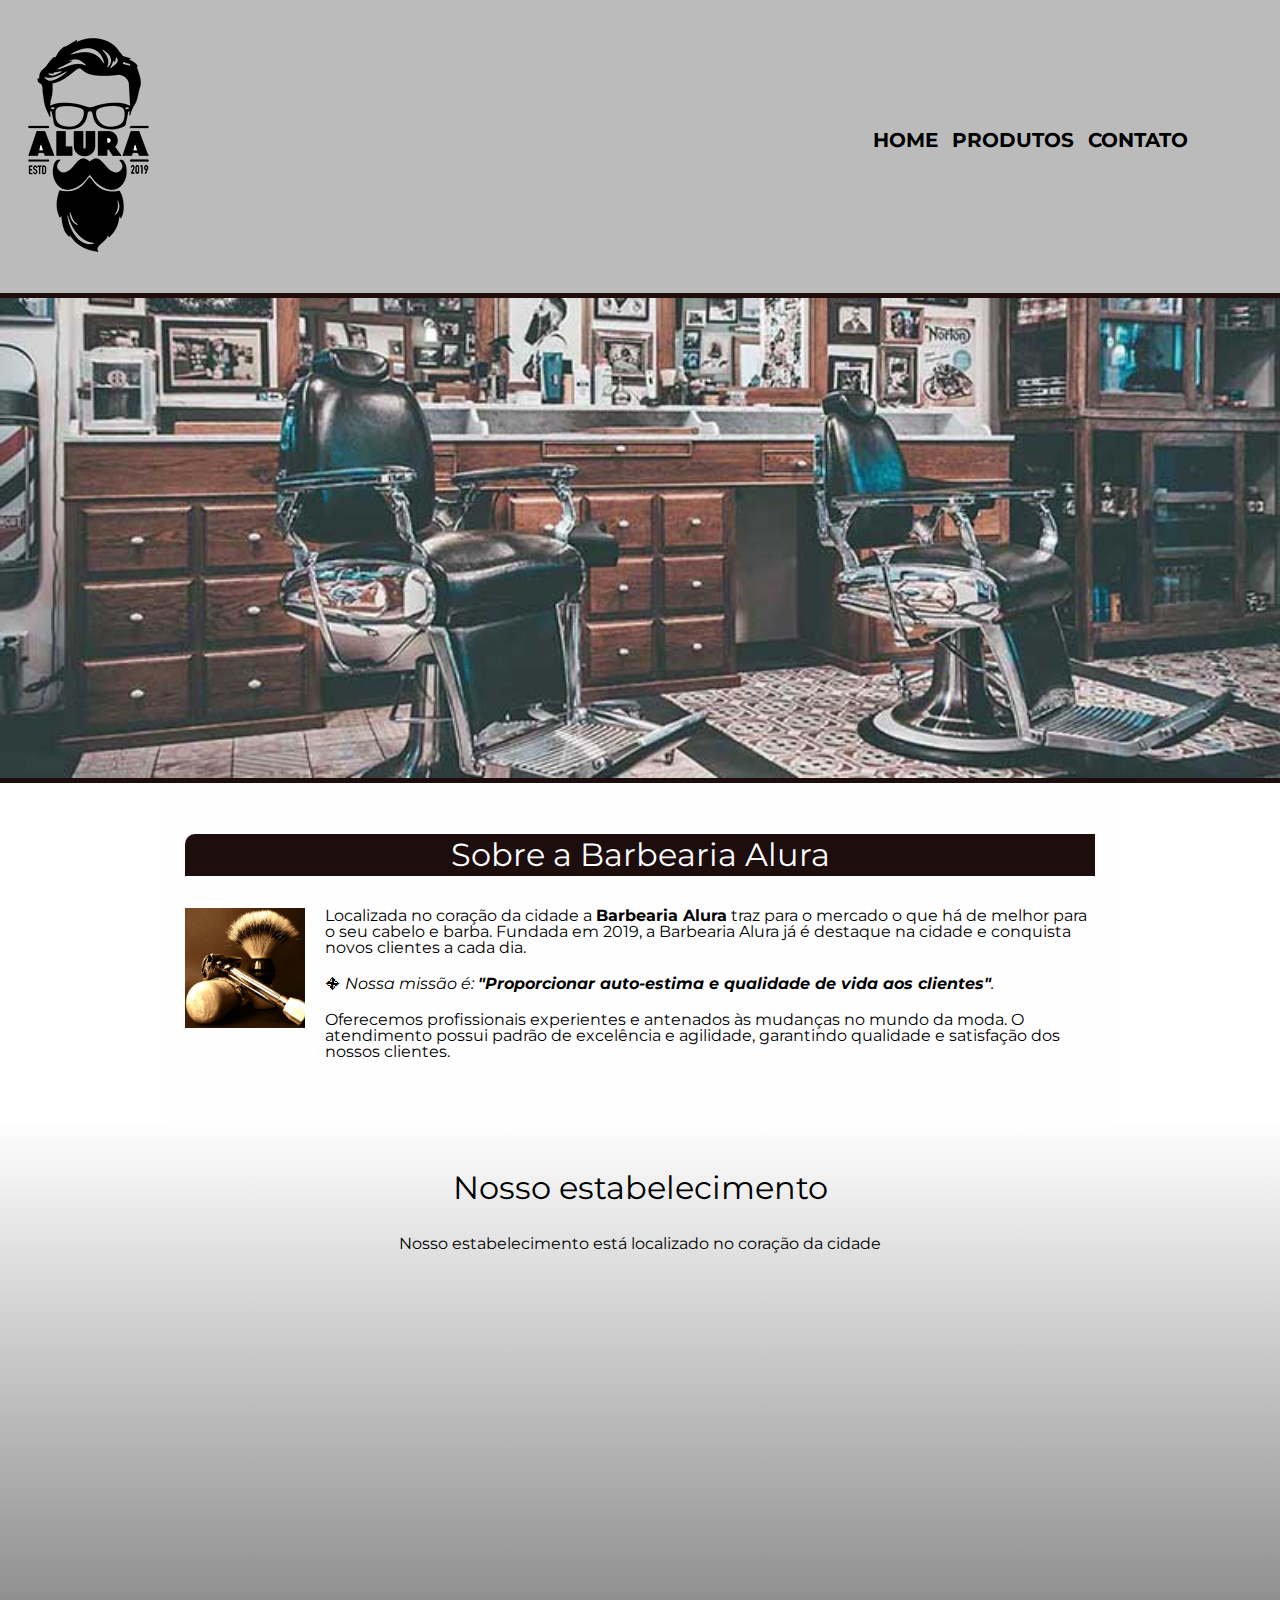
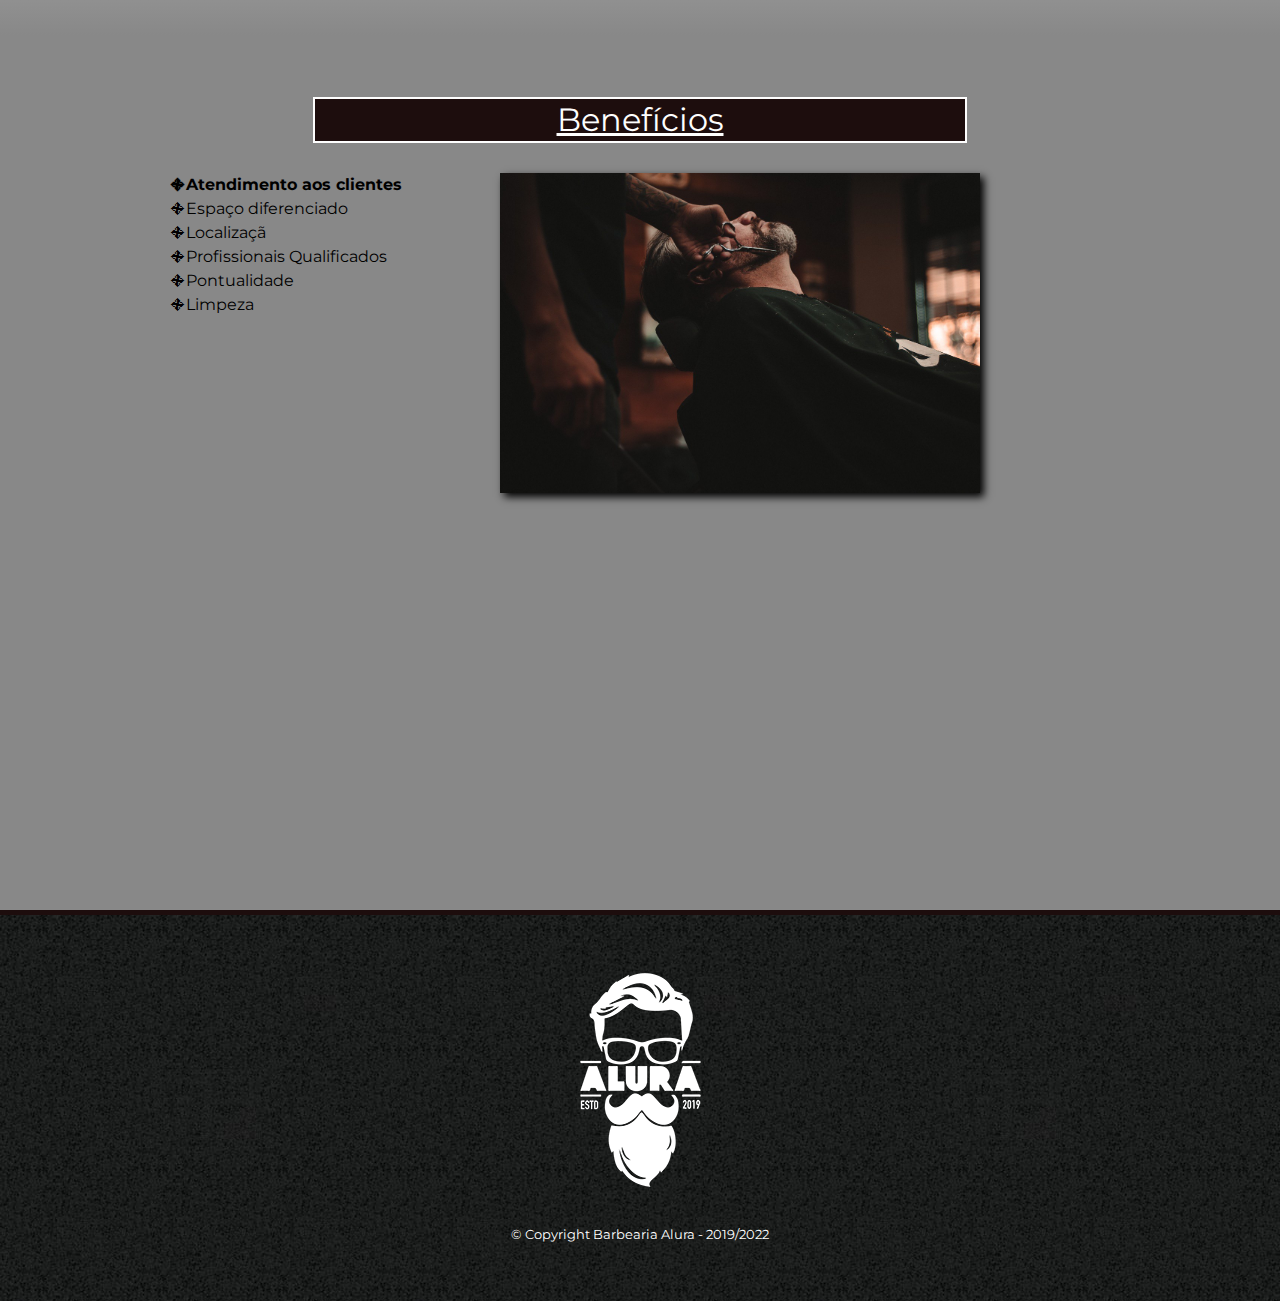
<file: barbearia-alura/index.html>
<!DOCTYPE html>
<html lang="pt-br">
<head>
    <meta charset="UTF-8">
    <meta http-equiv="X-UA-Compatible" content="IE=edge">
    <meta name="viewport" content="width=device-width, initial-scale=1.0">
    <title>Barbearia Alura.</title>
    <link rel="stylesheet" href="reset.css">
    <link rel="stylesheet" href="style.css">
    <link href="https://fonts.googleapis.com/css2?family=Montserrat&display=swap" rel="stylesheet">
</head>
<body>
    <header>
        <div class="caixa">
            <h1><img src="./imagens/logo.png" alt="logo da barbearia alura"></h1>
            <nav>
                <ul>
                    <li><a href="index.html">Home</a></li>
                    <li><a href="produtos.html">Produtos</a></li>
                    <li><a href="contato.html">Contato</a></li>
                </ul>
            </nav>
        </div>
    </header>

    <img src="./banner/banner.jpg" alt="barbearia" class="banner">

    <main>
        <section class="segundo">
            <div class="two-center">
                <h2 class="title-aling bkcor">Sobre a Barbearia Alura</h1>
                <img class="utensilios" src="./utensilios/utensilios.jpg" alt="Utensilios de um Barbeiro">
                
                <p>
                    Localizada no coração da cidade a <strong>Barbearia Alura</strong> traz para o mercado o que há de melhor para o seu cabelo e barba. Fundada em 2019, a Barbearia Alura já é destaque na cidade e conquista novos clientes a cada dia.
                </p>
                <p class="itens">
                    <em>Nossa missão é: <strong>"Proporcionar auto-estima e qualidade de vida aos clientes"</strong>.</em>
                </p>
                <p>
                    Oferecemos profissionais experientes e antenados às mudanças no mundo da moda. O atendimento possui padrão de excelência e agilidade, garantindo qualidade e satisfação dos nossos clientes.
                </p>
            </div>
        </section>

        <section class="mapa">
            <h3 class="title-aling">Nosso estabelecimento</h3>
            <p>Nosso estabelecimento está localizado no coração da cidade</p>
            <div class="map-content">
                <iframe src="https://www.google.com/maps/embed?pb=!1m18!1m12!1m3!1d3656.4498404749!2d-46.63452058518803!3d-23.58819478466955!2m3!1f0!2f0!3f0!3m2!1i1024!2i768!4f13.1!3m3!1m2!1s0x94ce5a2b2ed7f3a1%3A0xab35da2f5ca62674!2sCaelum%20-%20Escola%20de%20Tecnologia!5e0!3m2!1spt-BR!2sbr!4v1659030831036!5m2!1spt-BR!2sbr" width="100%" height="300" style="border:0;" allowfullscreen="" loading="lazy" referrerpolicy="no-referrer-when-downgrade"></iframe>
            </div>
        </section>

        <section class="bene">
            <h3 class="title-aling bkcor3">Benefícios</h2>

            <div class="content-bene">
                <ul class="lista">
                    <li class="itens">Atendimento aos clientes</li>
                    <li class="itens">Espaço diferenciado</li>
                    <li class="itens">Localizaçã</li>
                    <li class="itens">Profissionais Qualificados</li>
                    <li class="itens">Pontualidade</li>
                    <li class="itens">Limpeza</li>
                </ul><img src="./beneficios/beneficios.jpg" alt="corte" class="beneficio">
            </div>

            <div class="video">
                <iframe width="100%" height="315" src="https://www.youtube.com/embed/wcVVXUV0YUY" title="YouTube video player" frameborder="0" allow="accelerometer; autoplay; clipboard-write; encrypted-media; gyroscope; picture-in-picture" allowfullscreen></iframe>
            </div>
        </section>
    </main>

    <footer>
        <img src="./imagens/logo-branco.png" alt="logo da barbearia alura branco">
        <p class="copyright">&copy; Copyright Barbearia Alura - 2019/2022</p>
    </footer>
</body>
</html>
</file>
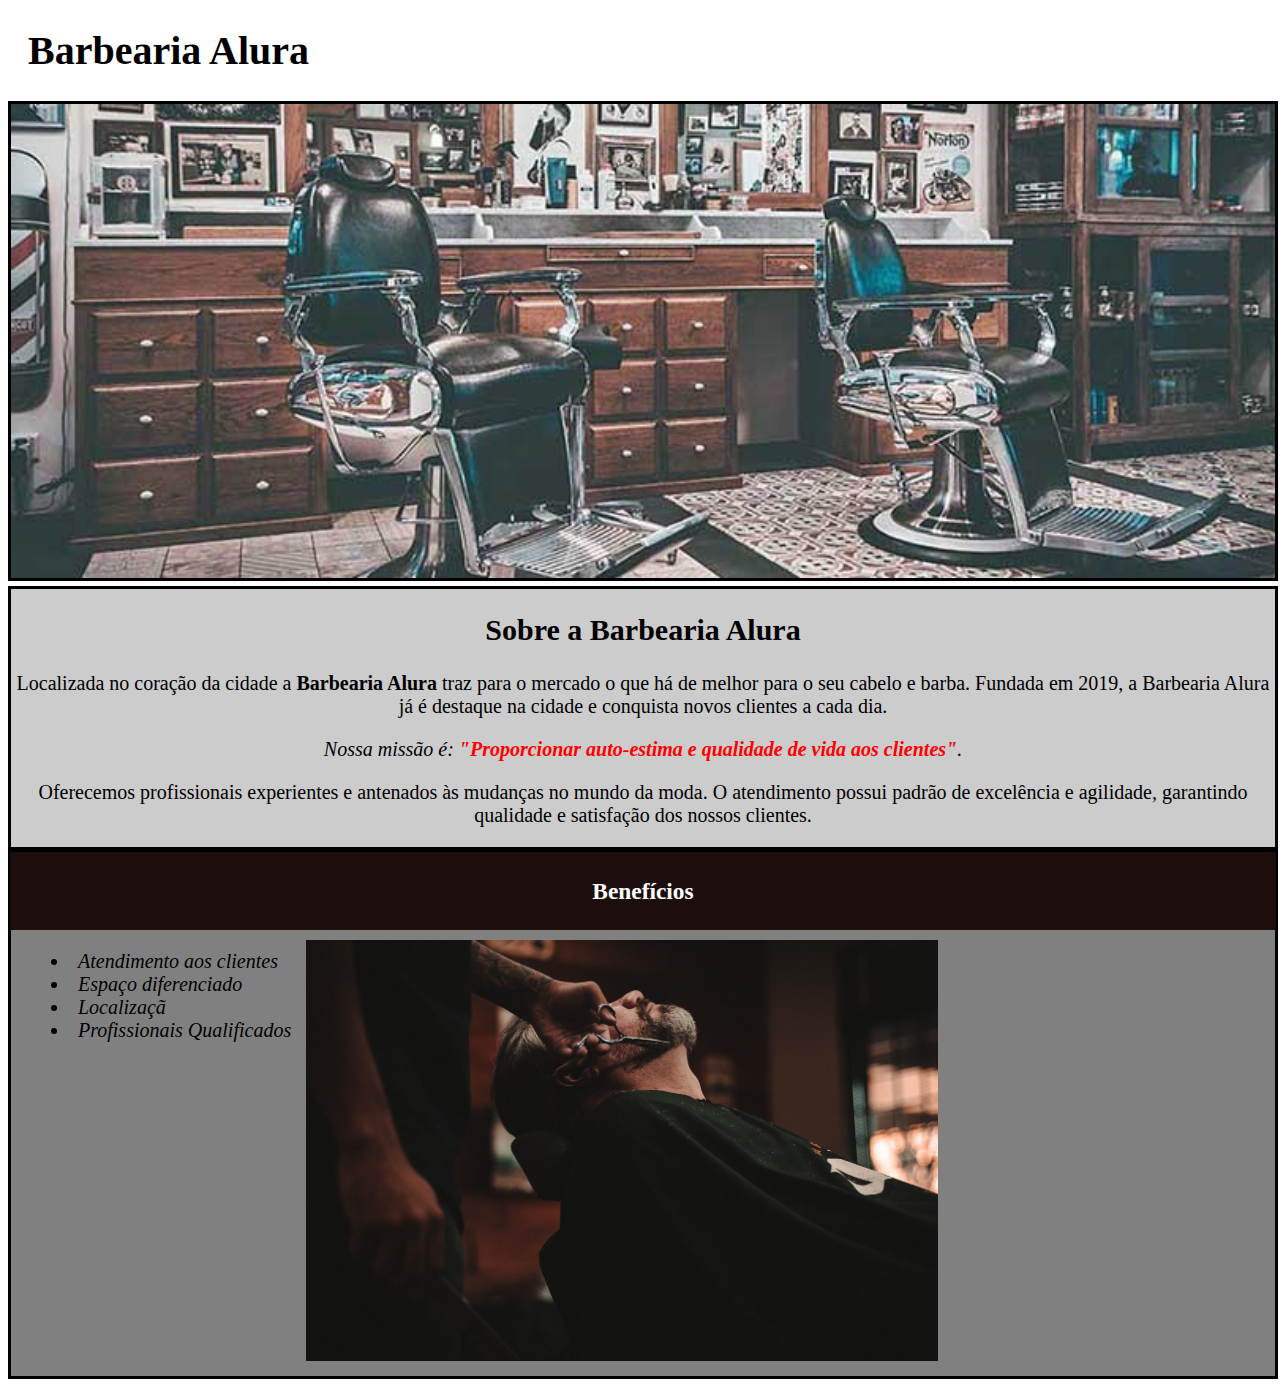
<file: primeiros-passos/index.html>
<!DOCTYPE html>
<html lang="pt-br">
<head>
    <meta charset="UTF-8">
    <meta http-equiv="X-UA-Compatible" content="IE=edge">
    <meta name="viewport" content="width=device-width, initial-scale=1.0">
    <title>Barbearia Alura.</title>
    <link rel="stylesheet" href="style.css">
</head>
<body>
    <header>
        <h1 class="title-prin">Barbearia Alura</h1>
    </header>
    <img src="../banner/banner.jpg" alt="barbearia" id="banner">

    <div class="segundo">
        <h2 class="title-center">Sobre a Barbearia Alura</h1>
        <p>
            Localizada no coração da cidade a <strong>Barbearia Alura</strong> traz para o mercado o que há de melhor para o seu cabelo e barba. Fundada em 2019, a Barbearia Alura já é destaque na cidade e conquista novos clientes a cada dia.
        </p>
        <p>
            <em>Nossa missão é: <strong>"Proporcionar auto-estima e qualidade de vida aos clientes"</strong>.</em>
        </p>
        <p>
            Oferecemos profissionais experientes e antenados às mudanças no mundo da moda. O atendimento possui padrão de excelência e agilidade, garantindo qualidade e satisfação dos nossos clientes.
        </p>
    </div>

    <div class="bene">
        <h3 class="title-center">Benefícios</h2>
        <ul>
            <li class="itens">Atendimento aos clientes</li>
            <li class="itens">Espaço diferenciado</li>
            <li class="itens">Localizaçã</li>
            <li class="itens">Profissionais Qualificados</li>
        </ul>

        <img src="../beneficios/beneficios.jpg" alt="corte" id="beneficio">
    </div>
</body>
</html>
</file>
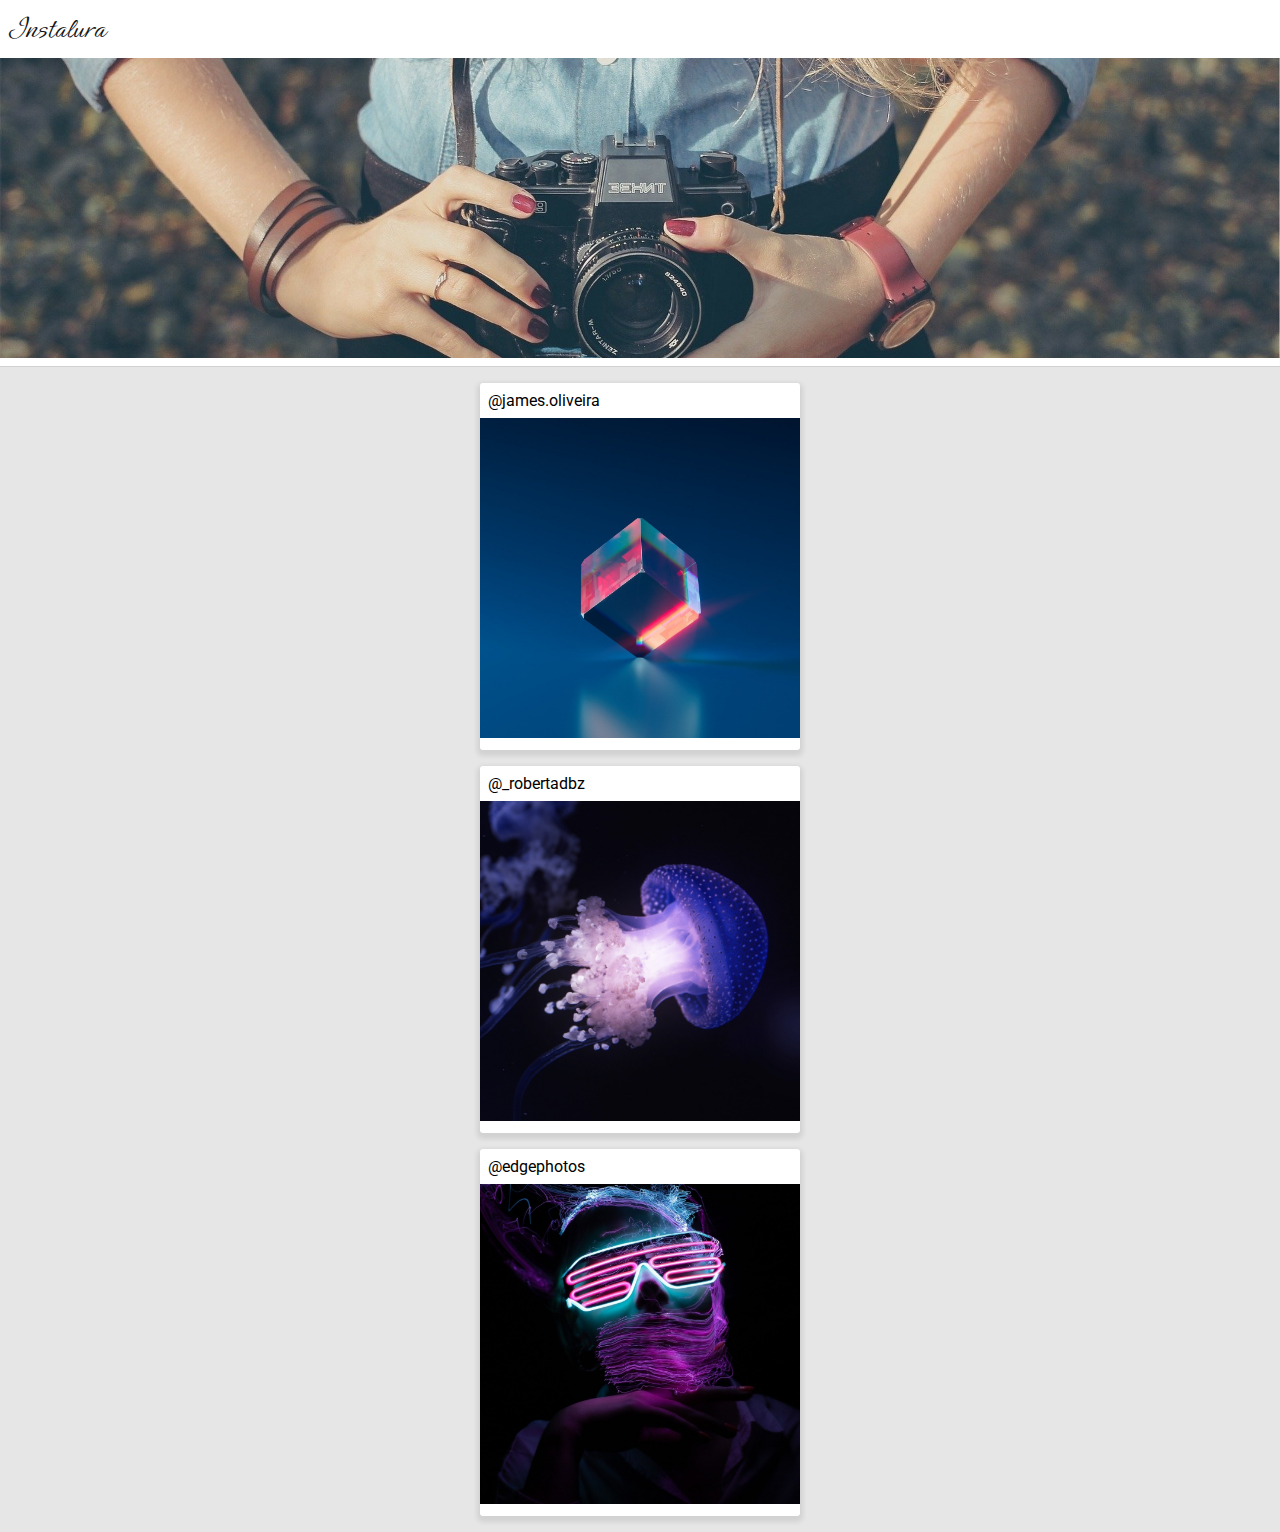
<file: imgs-responsivas-alura/post-srcset-master/index.html>
<!DOCTYPE html>
<html lang="pt-br">
<head>
    <meta charset="UTF-8">
    <meta http-equiv="X-UA-Compatible" content="IE=edge">
    <meta name="viewport" content="width=device-width, initial-scale=1.0">
    <title>Instalura</title>
    <link rel="preconnect" href="https://fonts.googleapis.com">
    <link rel="preconnect" href="https://fonts.gstatic.com" crossorigin>
    <link href="https://fonts.googleapis.com/css2?family=Ephesis&family=Roboto:wght@400;700&display=swap" rel="stylesheet">
    <link rel="stylesheet" href="assets/css/index.css">
</head>
<body>
    <header class="cabecalho">
        <h1 class="cabecalho__titulo">Instalura</h1>
        <picture class="cabecalho__banner">
            <source media="(min-width: 1024px)" srcset="assets/img/banner-desktop.jpg">
            <img src="assets/img/banner-mobile.jpg" alt="Capa do Instalura">
        </picture>
    </header>
    <main class="posts">
        <article class="post">
            <p class="perfil">@james.oliveira</p>
            <img srcset="assets/img/glass-480.jpg 480w, assets/img/glass-720.jpg 720w, assets/img/glass-1080.jpg 1080w" src="assets/img/glass-480.jpg" alt="Foto de um cubo feito de vidro">
        </article>
        <article class="post">
            <p class="perfil">@_robertadbz</p>
            <img srcset="assets/img/jelly-480.jpg 480w, assets/img/jelly-720.jpg 720w, assets/img/jelly-1080.jpg 1080w" src="assets/img/jelly-480.jpg" alt="Foto de um cubo feito de vidro">
        </article>
        <article class="post">
            <p class="perfil">@edgephotos</p>
            <img srcset="assets/img/neon-480.jpg 480w, assets/img/neon-720.jpg 720w, assets/img/neon-1080.jpg 1080w" src="assets/img/neon-480.jpg" alt="Foto de um cubo feito de vidro">
        </article>
    </main>
</body>
</html>
</file>
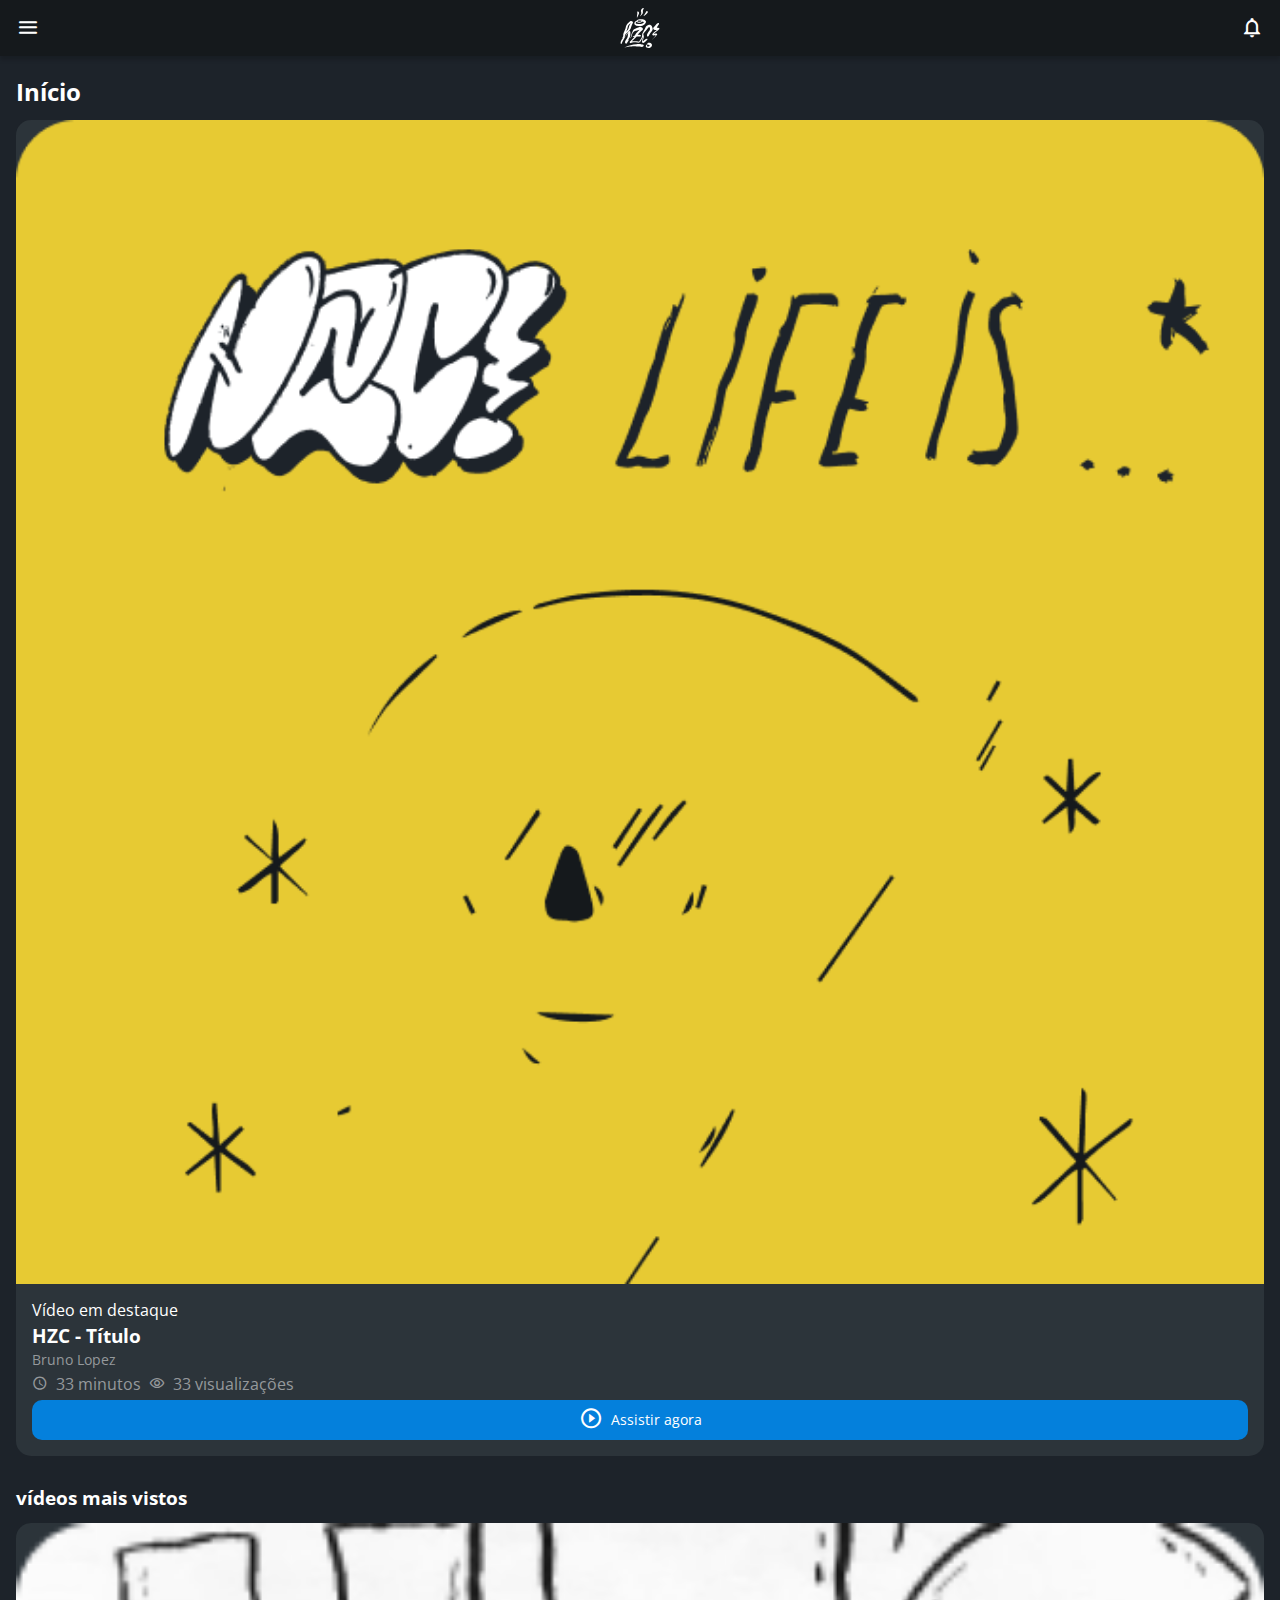
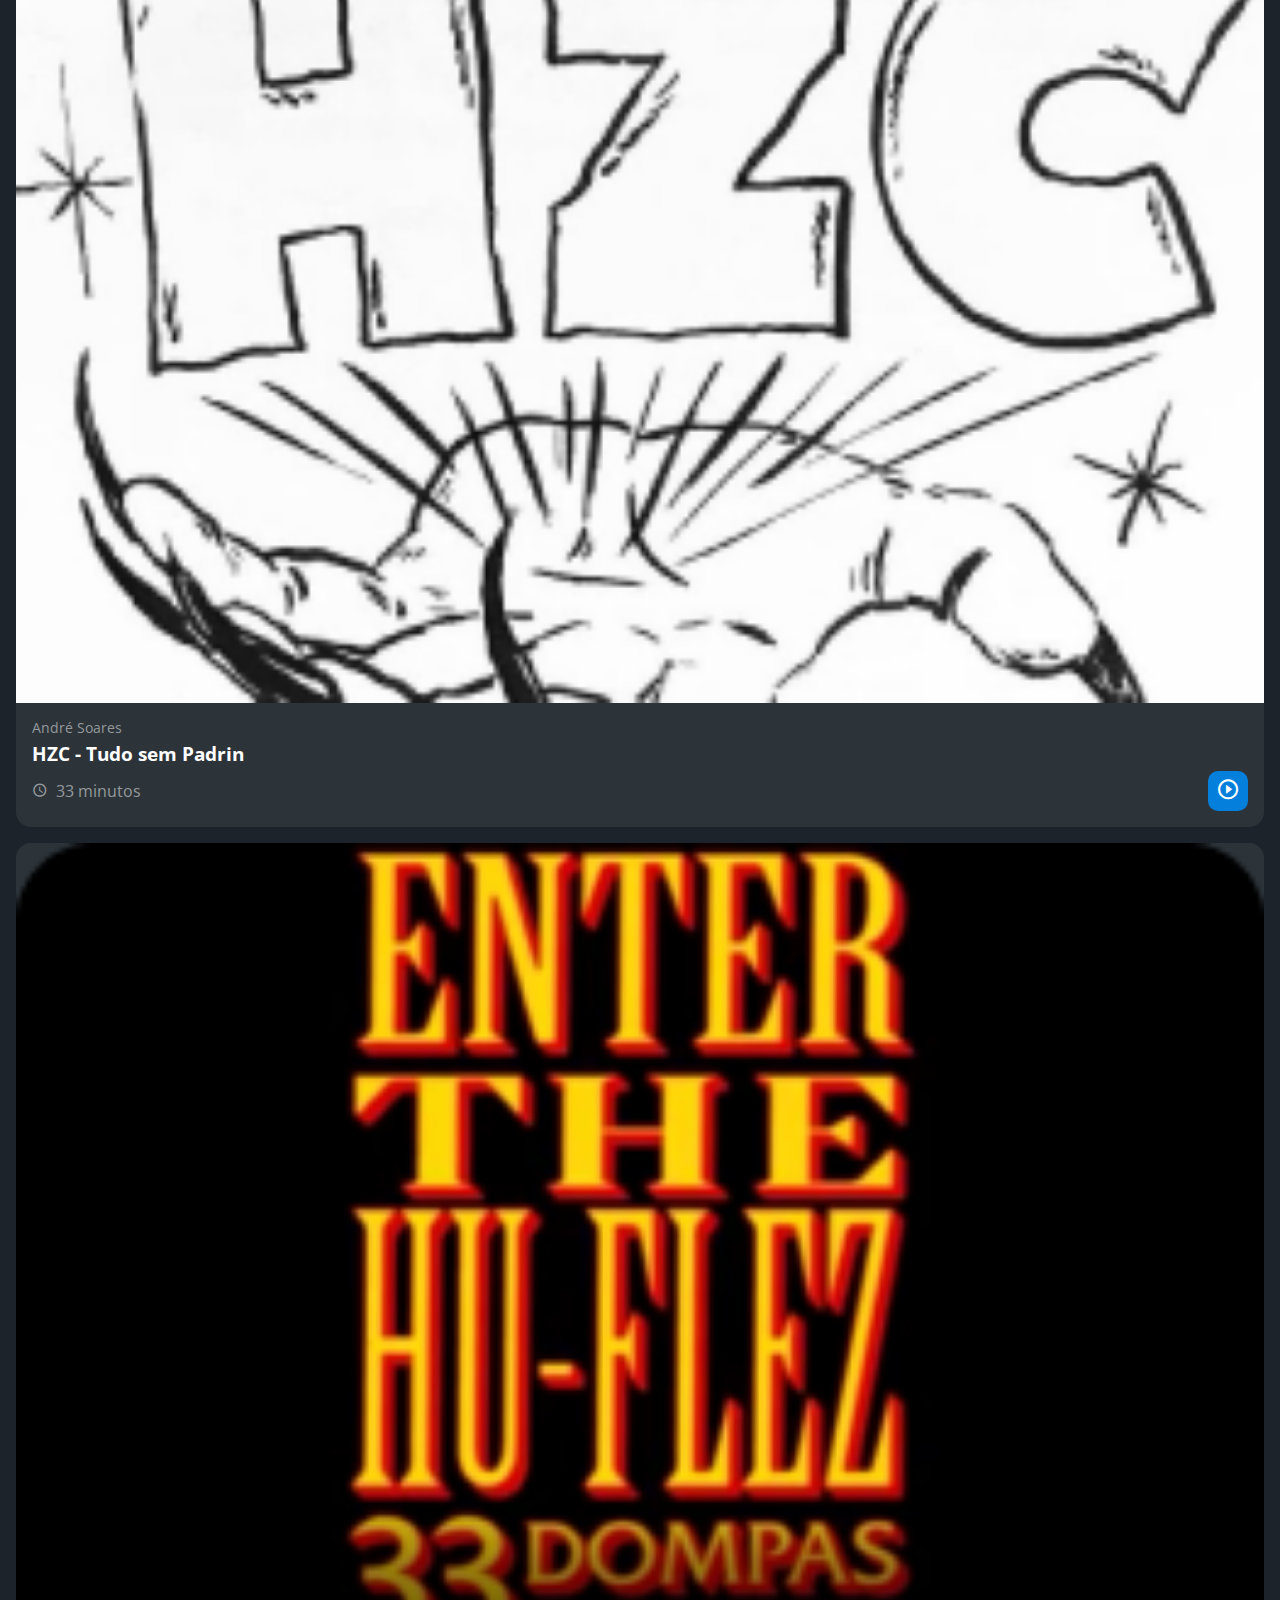
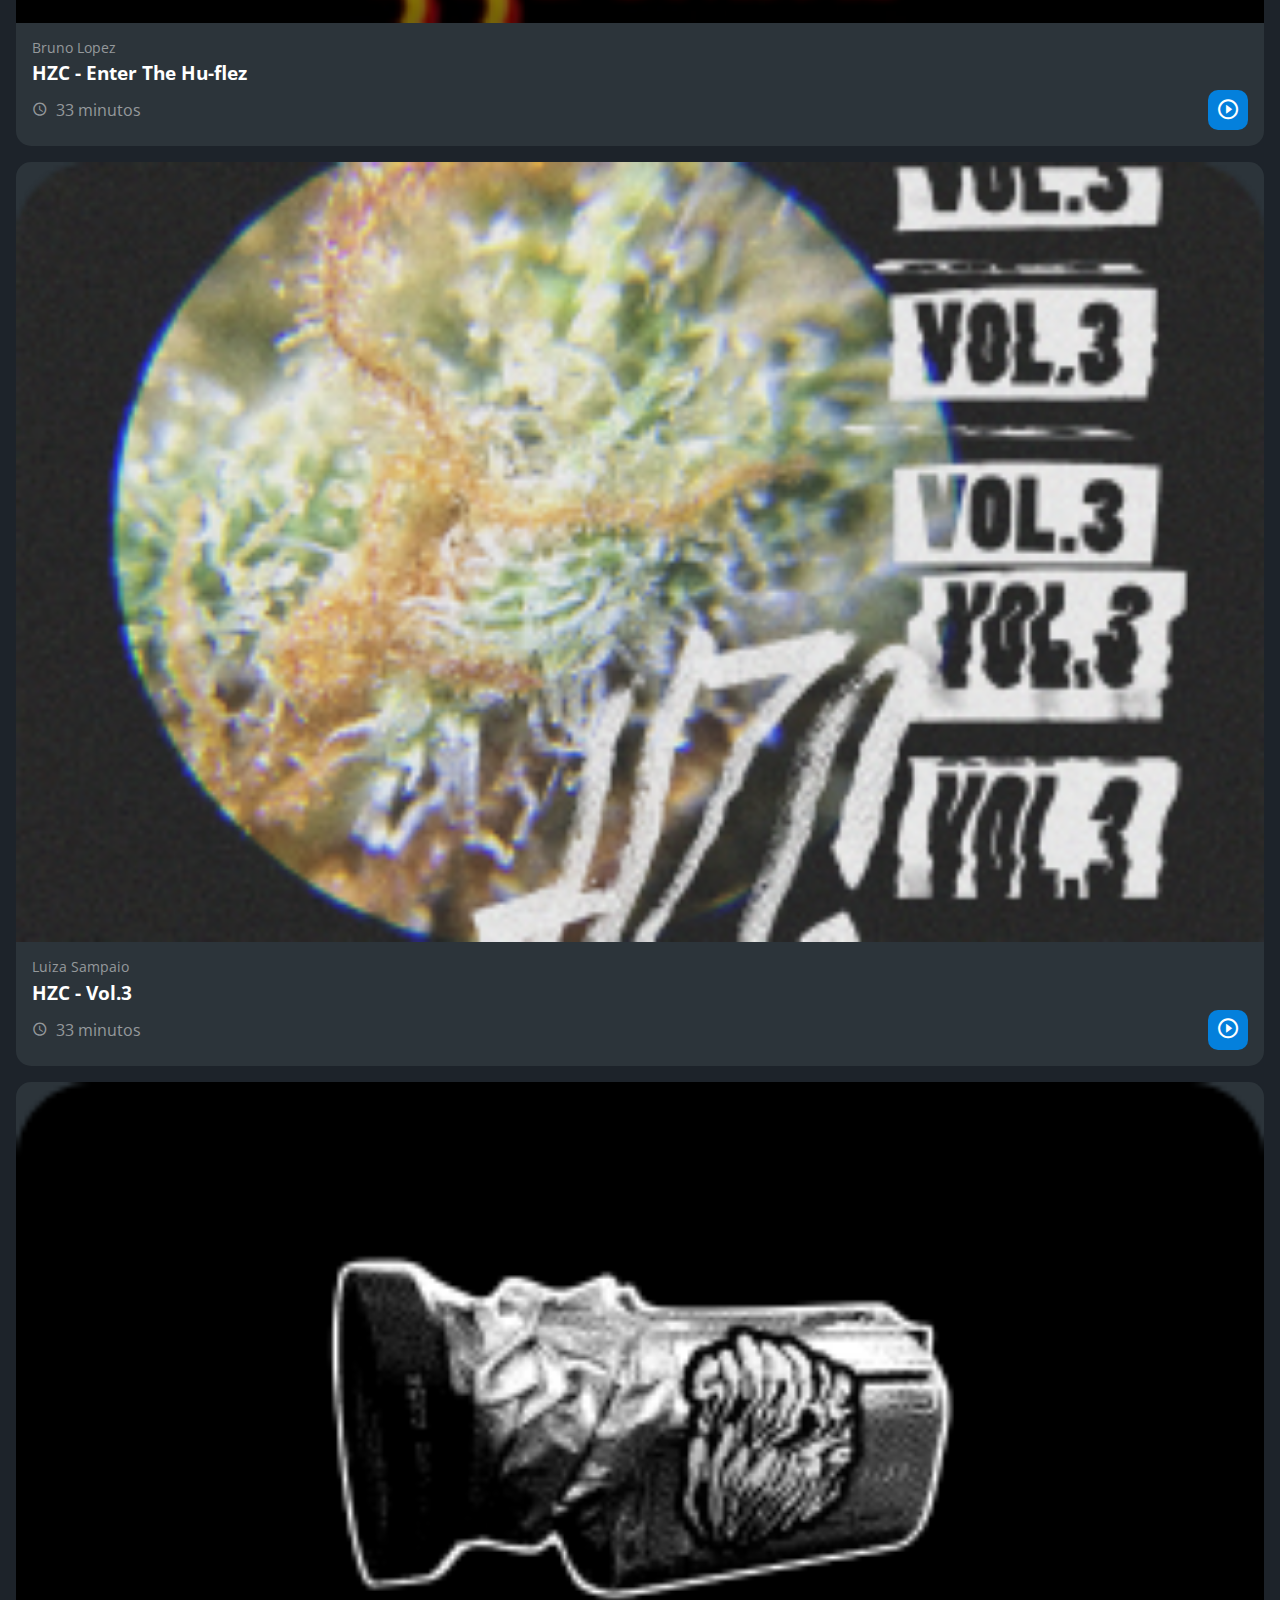
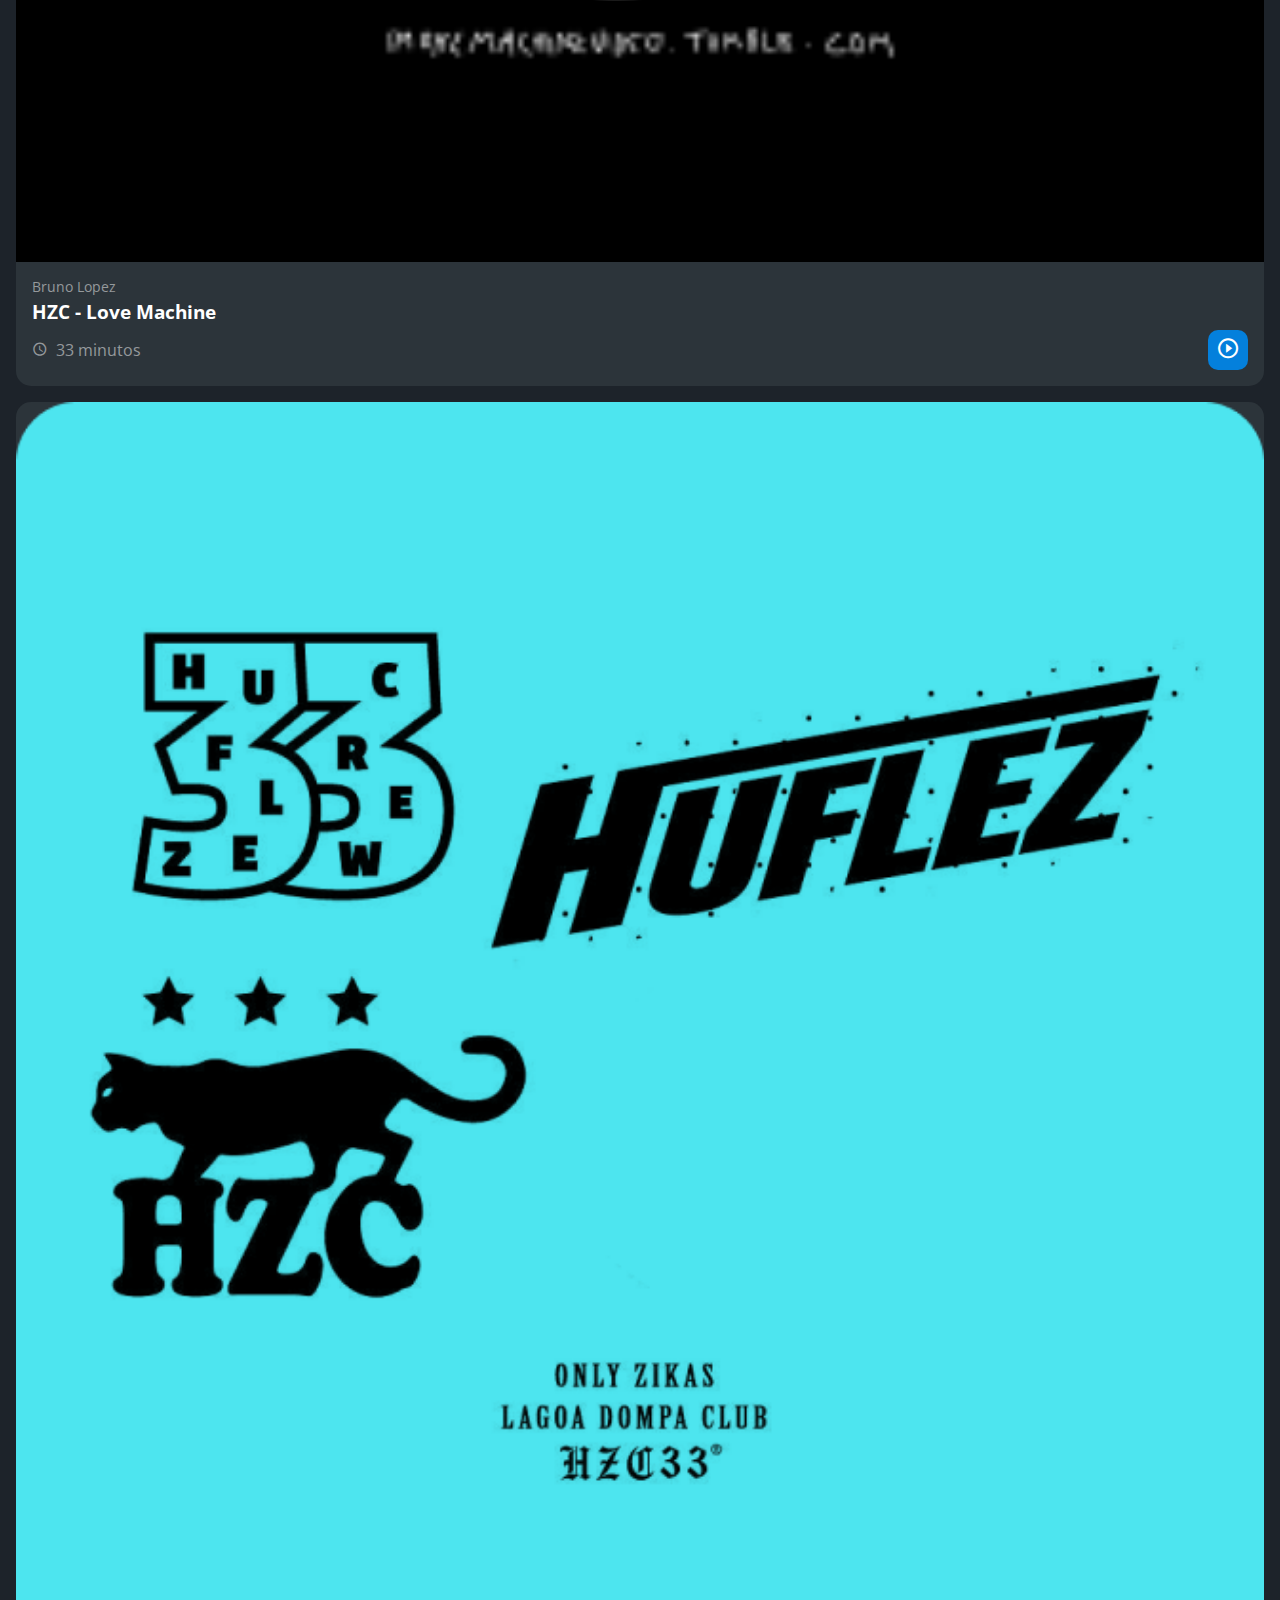
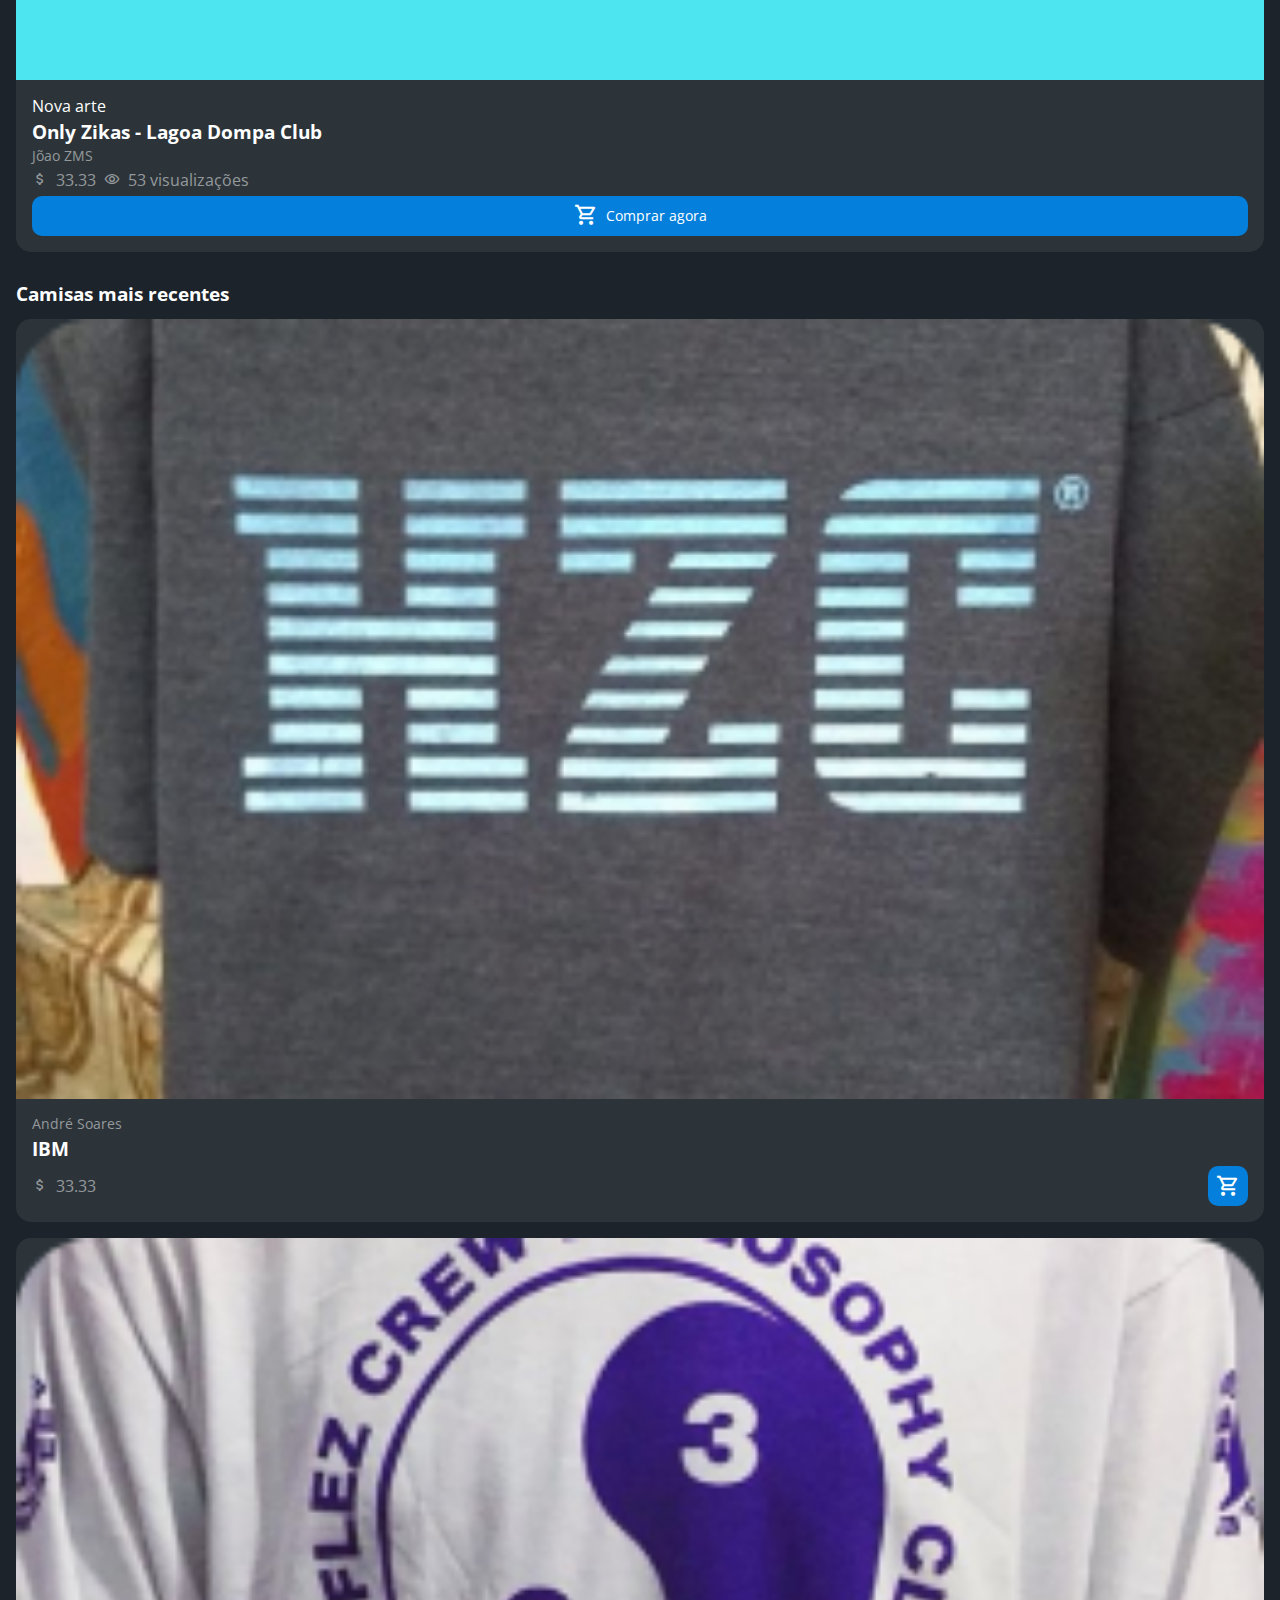
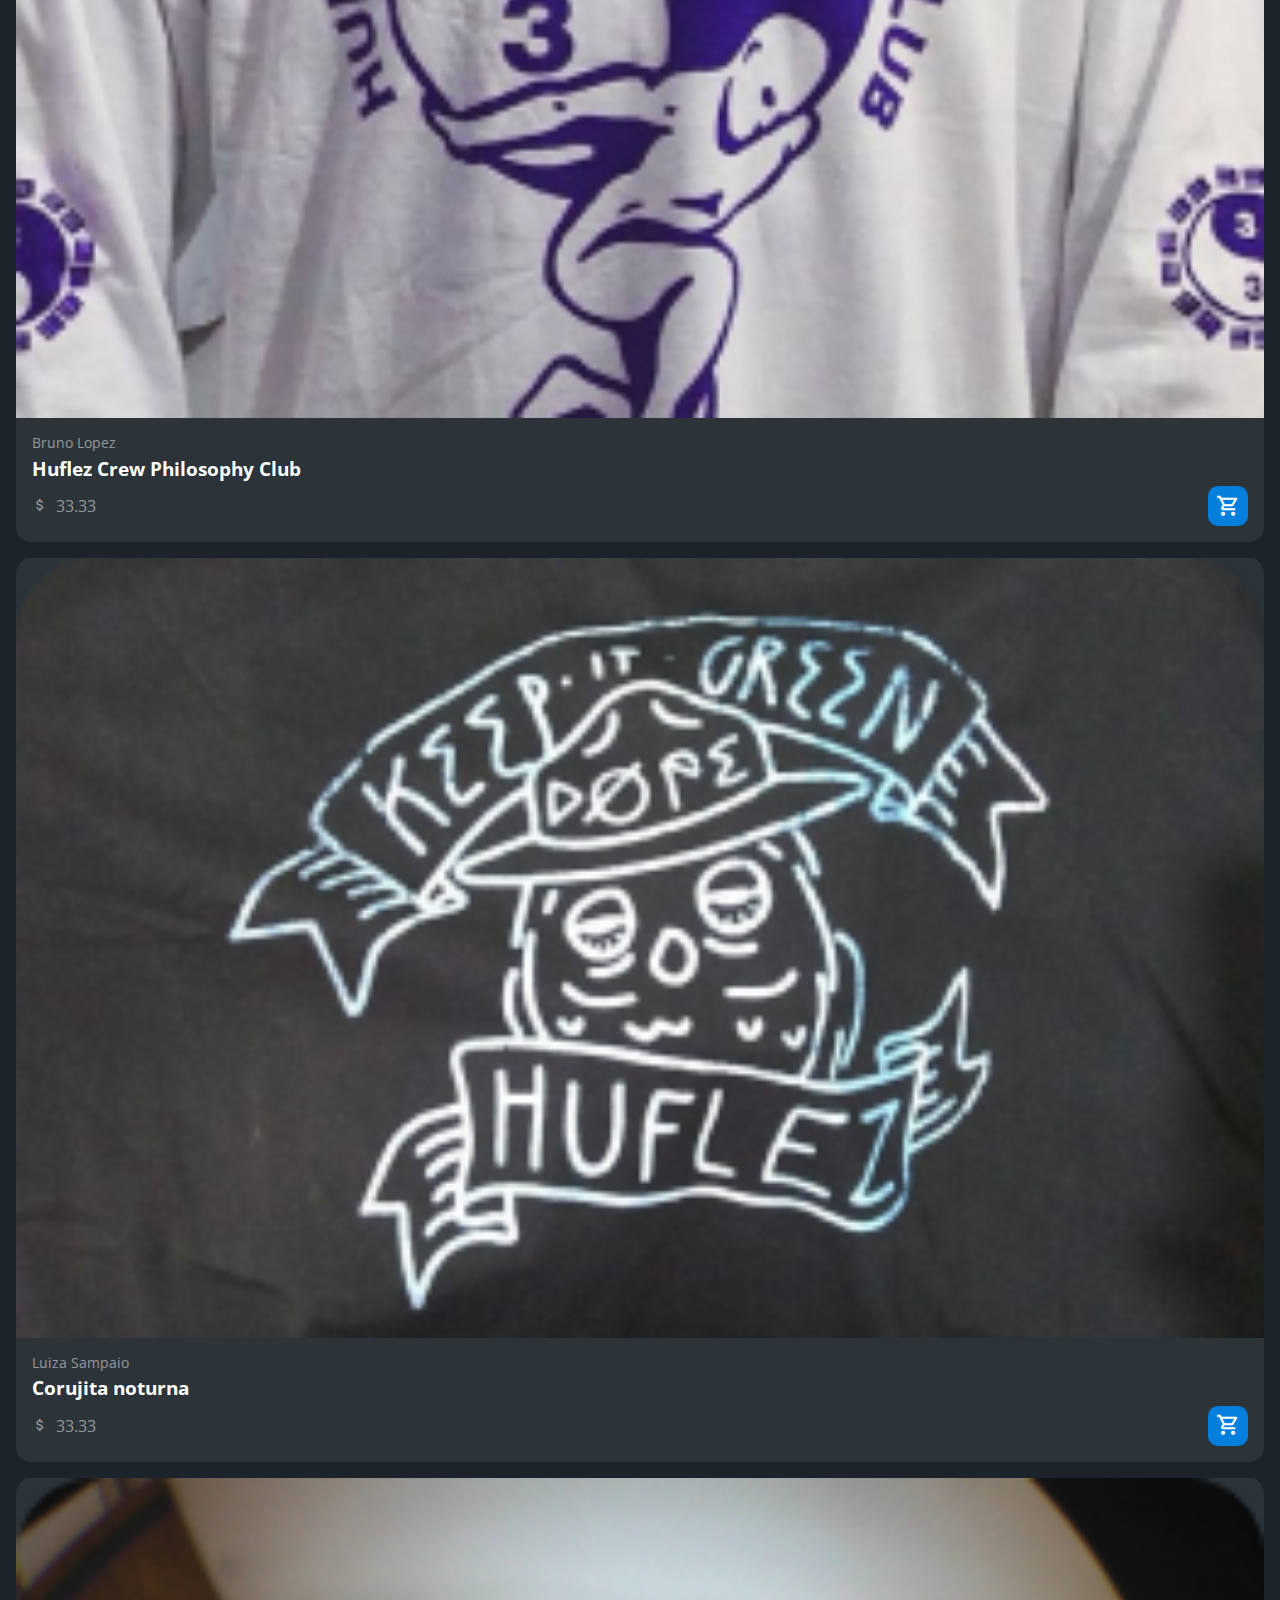
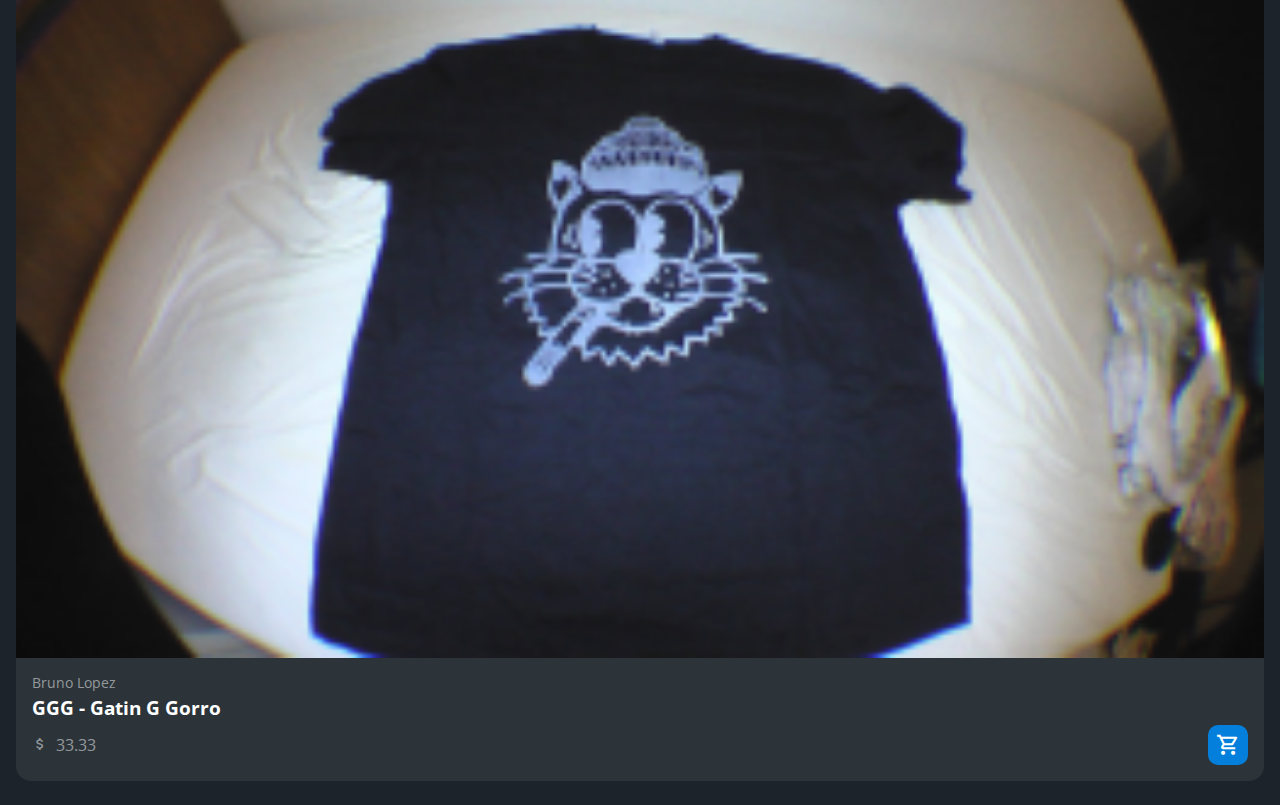
<file: skate-alura/flex-e-grid-main/index.html>
<!DOCTYPE html>
<html lang="pt-br">
<head>
    <meta charset="UTF-8">
    <meta http-equiv="X-UA-Compatible" content="IE=edge">
    <meta name="viewport" content="width=device-width, initial-scale=1.0">
    <title>HZC | Home</title>
    <link rel="preconnect" href="https://fonts.googleapis.com">
    <link rel="preconnect" href="https://fonts.gstatic.com" crossorigin>
    <link rel="stylesheet" href="https://fonts.googleapis.com/css2?family=Open+Sans:wght@400;600;700&display=swap">
    <link rel="stylesheet" href="assets/css/reset.css">
    <link rel="stylesheet" href="assets/css/estilos.css">
</head>
<body>
    <header class="cabecalho">
        <button class="cabecalho__menu" aria-label="Menu"><i></i></button>
        <img src="assets/img/logo.svg" alt="Logotipo da HZC" class="cabecalho__logo">
        <p class="cabecalho__perfil">Bruno Lopez</p>
        <button class="cabecalho__notificacao" aria-label="Notificação"><i></i></button>
    </header>
    <nav class="menu-lateral">
        <img src="assets/img/logo.svg" alt="Logotipo da HZC" class="menu-lateral__logo">
        <a href="#" class="menu-lateral__link menu-lateral__link--inicio menu-lateral__link--ativo">Início</a>
        <a href="#" class="menu-lateral__link menu-lateral__link--videos">Vídeos</a>
        <a href="#" class="menu-lateral__link menu-lateral__link--picos">Picos</a>
        <a href="#" class="menu-lateral__link menu-lateral__link--integrantes">Integrantes</a>
        <a href="#" class="menu-lateral__link menu-lateral__link--camisas">Camisas</a>
        <a href="#" class="menu-lateral__link menu-lateral__link--pinturas">Pinturas</a>
    </nav>
    <main class="principal">
        <h2 class="titulo-pagina">Início</h2>
        <article class="cartao cartao--destaque destaque-video">
            <img src="assets/img/banner-mobile_1.png" alt="Banner do cartao" class="cartao__imagem cartao__imagem--mobile">
            <img src="assets/img/banner_1.png" alt="Banner do cartao" class="cartao__imagem cartao__imagem--desktop">
            <div class="cartao__conteudo">
                <p class="cartao__destaque">Vídeo em destaque</p>
                <h3 class="cartao__titulo">HZC - Título</h3>
                <p class="cartao__perfil">Bruno Lopez</p>
                <p class="cartao__info cartao__info--tempo">33 minutos</p>
                <p class="cartao__info cartao__info--visualizacao">33 visualizações</p>
                <button class="cartao__botao cartao__botao--play cartao__botao--destaque">Assistir agora</button>
            </div>
        </article>
        <article class="cartao cartao--recentes videos-recentes">
            <h3 class="cartao__titulo">Vídeos recentes</h3>
            <a href="#" class="cartao__link">Ver todos</a>
            <ul class="cartao__lista">
                <li class="cartao__item">
                    <img src="assets/img/miniatura_1.png" alt="Thumbnail" class="cartao__item-thumbnail">
                    <h4 class="cartao__item-titulo">HZC - Love machine</h4>
                    <p class="cartao__item-perfil">Júlio Fonseca</p>
                </li>
                <li class="cartao__item">
                    <img src="assets/img/miniatura_2.png" alt="Thumbnail" class="cartao__item-thumbnail">
                    <h4 class="cartao__item-titulo">HZC - Vol.3</h4>
                    <p class="cartao__item-perfil">Júlio Fonseca</p>
                </li>
                <li class="cartao__item">
                    <img src="assets/img/miniatura_3.png" alt="Thumbnail" class="cartao__item-thumbnail">
                    <h4 class="cartao__item-titulo">HZC - Pescaria na Urca</h4>
                    <p class="cartao__item-perfil">Júlio Fonseca</p>
                </li>
                <li class="cartao__item">
                    <img src="assets/img/miniatura_4.png" alt="Thumbnail" class="cartao__item-thumbnail">
                    <h4 class="cartao__item-titulo">Vidalocagl - Guerreiros do Asfalto</h4>
                    <p class="cartao__item-perfil">Júlio Fonseca</p>
                </li>
                <li class="cartao__item">
                    <img src="assets/img/miniatura_5.png" alt="Thumbnail" class="cartao__item-thumbnail">
                    <h4 class="cartao__item-titulo">Vidalocagl - Não Importa o nível</h4>
                    <p class="cartao__item-perfil">Júlio Fonseca</p>
                </li>
            </ul>
        </article>
        <section class="secao secao-videos">
            <h3 class="titulo-secao">vídeos mais vistos</h3>
            <article class="cartao">
                <img src="assets/img/video_1.png" alt="Vídeo" class="cartao__imagem">
                <div class="cartao__conteudo">
                    <p class="cartao__perfil">André Soares</p>
                    <h3 class="cartao__titulo">HZC - Tudo sem Padrin</h3>
                    <p class="cartao__info cartao__info--tempo">33 minutos</p>
                    <button class="cartao__botao cartao__botao--play" aria-label="Assistir agora"></button>
                </div>
            </article>
            <article class="cartao">
                <img src="assets/img/video_2.png" alt="Vídeo" class="cartao__imagem">
                <div class="cartao__conteudo">
                    <p class="cartao__perfil">Bruno Lopez</p>
                    <h3 class="cartao__titulo">HZC - Enter The Hu-flez</h3>
                    <p class="cartao__info cartao__info--tempo">33 minutos</p>
                    <button class="cartao__botao cartao__botao--play" aria-label="Assistir agora"></button>
                </div>
            </article>
            <article class="cartao">
                <img src="assets/img/video_3.png" alt="Vídeo" class="cartao__imagem">
                <div class="cartao__conteudo">
                    <p class="cartao__perfil">Luiza Sampaio</p>
                    <h3 class="cartao__titulo">HZC - Vol.3</h3>
                    <p class="cartao__info cartao__info--tempo">33 minutos</p>
                    <button class="cartao__botao cartao__botao--play" aria-label="Assistir agora"></button>
                </div>
            </article>
            <article class="cartao">
                <img src="assets/img/video_4.png" alt="Vídeo" class="cartao__imagem">
                <div class="cartao__conteudo">
                    <p class="cartao__perfil">Bruno Lopez</p>
                    <h3 class="cartao__titulo">HZC - Love Machine</h3>
                    <p class="cartao__info cartao__info--tempo">33 minutos</p>
                    <button class="cartao__botao cartao__botao--play" aria-label="Assistir agora"></button>
                </div>
            </article>
        </section>
        <article class="cartao cartao--recentes produtos-recentes">
            <h3 class="cartao__titulo">Novas artes</h3>
            <a href="#" class="cartao__link">Ver todos</a>
            <ul class="cartao__lista">
                <li class="cartao__item">
                    <img src="assets/img/miniatura_1.png" alt="Thumbnail" class="cartao__item-thumbnail">
                    <h4 class="cartao__item-titulo">Sem título 01</h4>
                    <p class="cartao__item-perfil">Bruno Lopez</p>
                </li>
                <li class="cartao__item">
                    <img src="assets/img/miniatura_1.png" alt="Thumbnail" class="cartao__item-thumbnail">
                    <h4 class="cartao__item-titulo">Sem título 02</h4>
                    <p class="cartao__item-perfil">Bruno Lopez</p>
                </li>
                <li class="cartao__item">
                    <img src="assets/img/miniatura_1.png" alt="Thumbnail" class="cartao__item-thumbnail">
                    <h4 class="cartao__item-titulo">Segurança</h4>
                    <p class="cartao__item-perfil">Bruno Lopez</p>
                </li>
                <li class="cartao__item">
                    <img src="assets/img/miniatura_1.png" alt="Thumbnail" class="cartao__item-thumbnail">
                    <h4 class="cartao__item-titulo">Malunguisse</h4>
                    <p class="cartao__item-perfil">Bruno Lopez</p>
                </li>
                <li class="cartao__item">
                    <img src="assets/img/miniatura_1.png" alt="Thumbnail" class="cartao__item-thumbnail">
                    <h4 class="cartao__item-titulo">Coroa de Converse</h4>
                    <p class="cartao__item-perfil">Bruno Lopez</p>
                </li>
            </ul>
        </article>
        <article class="cartao cartao--destaque destaque-produtos">
            <img src="assets/img/banner-mobile_2.png" alt="Banner do cartao" class="cartao__imagem cartao__imagem--mobile">
            <img src="assets/img/banner_2.png" alt="Banner do cartao" class="cartao__imagem cartao__imagem--desktop">
            <div class="cartao__conteudo">
                <p class="cartao__destaque">Nova arte</p>
                <h3 class="cartao__titulo">Only Zikas - Lagoa Dompa Club</h3>
                <p class="cartao__perfil">Jõao ZMS</p>
                <p class="cartao__info cartao__info--preco">33.33</p>
                <p class="cartao__info cartao__info--visualizacao">53 visualizações</p>
                <button class="cartao__botao cartao__botao--loja cartao__botao--destaque">Comprar agora</button>
            </div>
        </article>
        <section class="secao secao-produtos">
            <h3 class="titulo-secao">Camisas mais recentes</h3>
            <article class="cartao">
                <img src="assets/img/produto_1.png" alt="Vídeo" class="cartao__imagem">
                <div class="cartao__conteudo">
                    <p class="cartao__perfil">André Soares</p>
                    <h3 class="cartao__titulo">IBM</h3>
                    <p class="cartao__info cartao__info--preco">33.33</p>
                    <button class="cartao__botao cartao__botao--loja" aria-label="Assistir agora"></button>
                </div>
            </article>
            <article class="cartao">
                <img src="assets/img/produto_2.png" alt="Vídeo" class="cartao__imagem">
                <div class="cartao__conteudo">
                    <p class="cartao__perfil">Bruno Lopez</p>
                    <h3 class="cartao__titulo">Huflez Crew Philosophy Club</h3>
                    <p class="cartao__info cartao__info--preco">33.33</p>
                    <button class="cartao__botao cartao__botao--loja" aria-label="Assistir agora"></button>
                </div>
            </article>
            <article class="cartao">
                <img src="assets/img/produto_3.png" alt="Vídeo" class="cartao__imagem">
                <div class="cartao__conteudo">
                    <p class="cartao__perfil">Luiza Sampaio</p>
                    <h3 class="cartao__titulo">Corujita noturna</h3>
                    <p class="cartao__info cartao__info--preco">33.33</p>
                    <button class="cartao__botao cartao__botao--loja" aria-label="Assistir agora"></button>
                </div>
            </article>
            <article class="cartao">
                <img src="assets/img/produto_4.png" alt="Vídeo" class="cartao__imagem">
                <div class="cartao__conteudo">
                    <p class="cartao__perfil">Bruno Lopez</p>
                    <h3 class="cartao__titulo">GGG - Gatin G Gorro</h3>
                    <p class="cartao__info cartao__info--preco">33.33</p>
                    <button class="cartao__botao cartao__botao--loja" aria-label="Assistir agora"></button>
                </div>
            </article>
        </section>
    </main>
    <script src="index.js"></script>
</body>
</html>
</file>
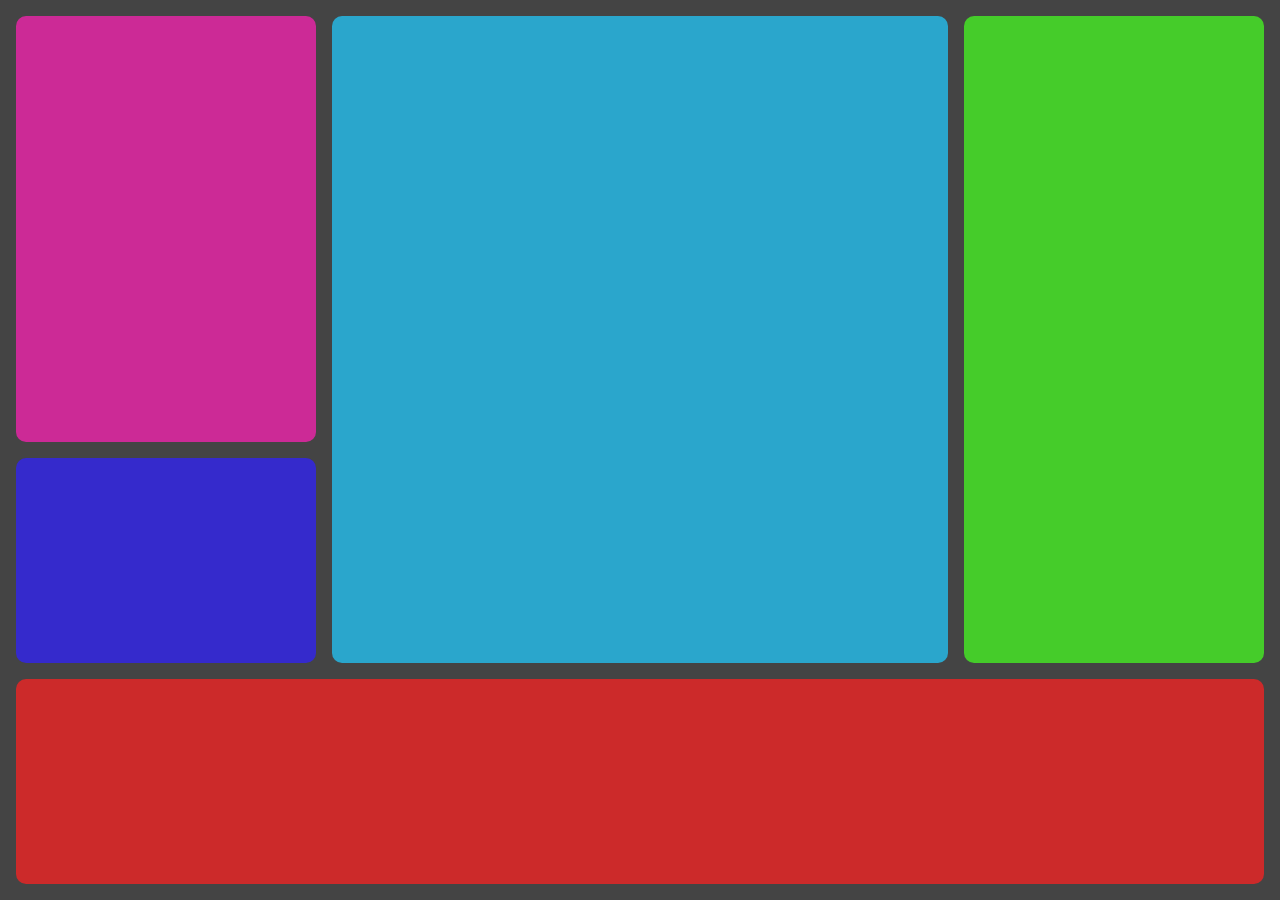
<file: skate-alura/exercicios/ex01-grid/index.html>
<!DOCTYPE html>
<html lang="pt-br">
<head>
    <meta charset="UTF-8">
    <meta http-equiv="X-UA-Compatible" content="IE=edge">
    <meta name="viewport" content="width=device-width, initial-scale=1.0">
    <title>Document</title>
    <link rel="stylesheet" href="grid.css">
</head>
<body class="corpo">
    <header class="cabecalho"></header>
    <nav class="lateral"></nav>
    <section class="meio"></section>
    <section class="direita-cima"></section>
    <section class="direita-baixo"></section>
</body>
</html>
</file>
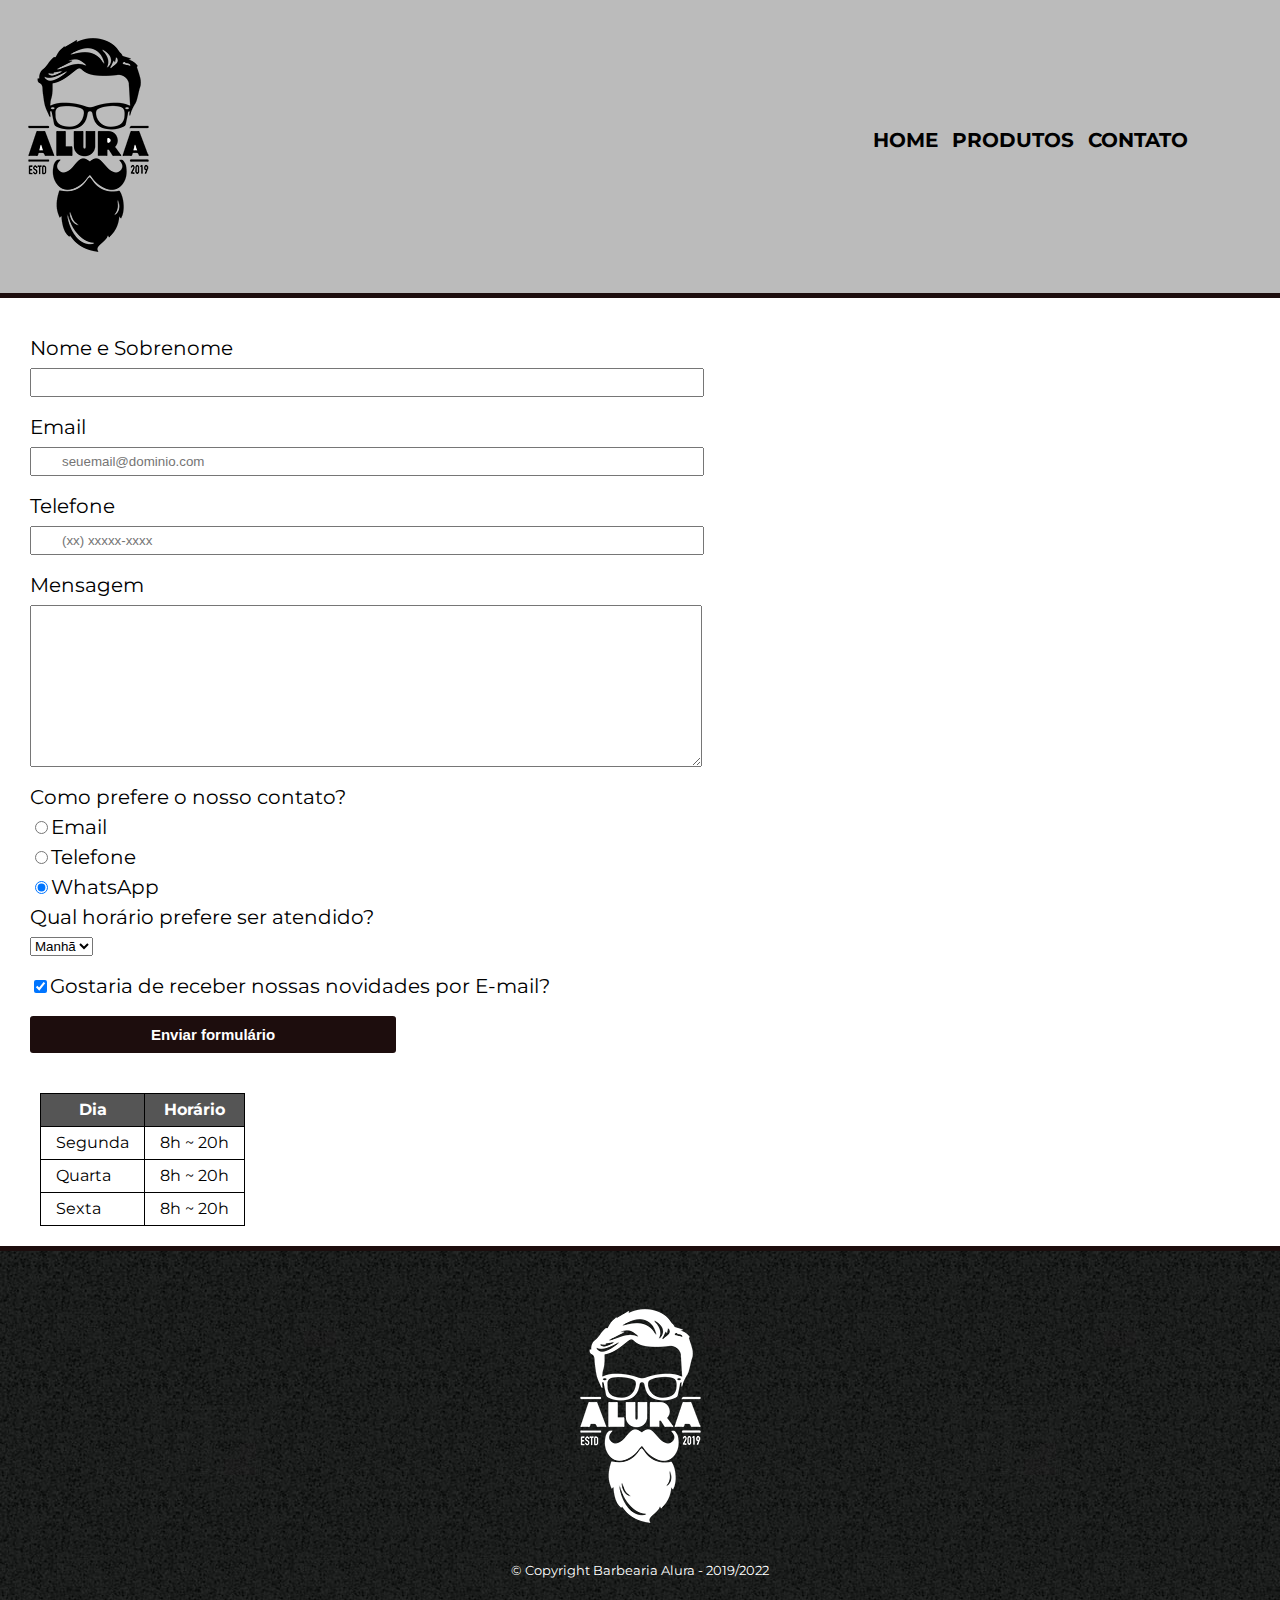
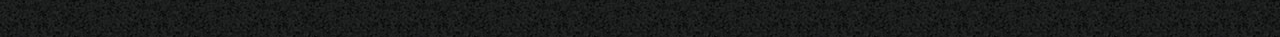
<file: barbearia-alura/contato.html>
<!DOCTYPE html>
<html lang="pt-br">
<head>
    <meta charset="UTF-8">
    <meta http-equiv="X-UA-Compatible" content="IE=edge">
    <meta name="viewport" content="width=device-width, initial-scale=1.0">
    <title>Contato - Barbearia Alura</title>
    <link rel="stylesheet" href="reset.css">
    <link rel="stylesheet" href="style.css">
    <link href="https://fonts.googleapis.com/css2?family=Montserrat&display=swap" rel="stylesheet">
</head>
<body>
    <header>
        <div class="caixa">
            <h1><img src="./imagens/logo.png" alt="logo da barbearia alura"></h1>
            <nav>
                <ul>
                    <li><a href="index.html">Home</a></li>
                    <li><a href="produtos.html">Produtos</a></li>
                    <li><a href="contato.html">Contato</a></li>
                </ul>
            </nav>
        </div>
    </header>

    <main>
        <form>
            <label for="nomesobrenome">Nome e Sobrenome</label>
            <input type="text" id="nomesobrenome" class="input-padrao" required>

            <label for="email">Email</label>
            <input type="email" id="email" class="input-padrao" required placeholder="seuemail@dominio.com">

            <label for="telefone">Telefone</label>
            <input type="tel" id="telefone" class="input-padrao" required placeholder="(xx) xxxxx-xxxx">

            <label for="mensagem">Mensagem</label>
            <textarea id="mensagem" class="input-padrao" required cols="30" rows="10"></textarea>

            <fieldset class="correto">
                <legend>Como prefere o nosso contato?</legend>
                <label for="radio-email"><input type="radio" name="contato" value="email" id="radio-email">Email</label>
                
                <label for="radio-telefone"><input type="radio" name="contato" value="telefone" id="radio-telefone">Telefone</label>
                
                <label for="radio-whatsapp"><input type="radio" name="contato" value="whatsapp" id="radio-whatsapp" checked>WhatsApp</label>
            </fieldset>

            <fieldset class="correto">
                <legend>Qual horário prefere ser atendido?</legend>
                <select>
                    <option>Manhã</option>
                    <option>Atarde</option>
                    <option>Noite</option>
                </select>
            </fieldset>

            <label class="checkbox"><input type="checkbox" checked>Gostaria de receber nossas novidades por E-mail?</label>

            <input type="submit" value="Enviar formulário" class="enviar">
        </form>

        <table>
            <thead>
                <tr>
                    <th>Dia</th>
                    <th>Horário</th>
                </tr>
            </thead>
            <tbody>
                <tr>
                    <td>Segunda</td>
                    <td>8h ~ 20h</td>
                </tr>
                <tr>
                    <td>Quarta</td>
                    <td>8h ~ 20h</td>
                </tr>
                <tr>
                    <td>Sexta</td>
                    <td>8h ~ 20h</td>
                </tr>
            </tbody>
        </table>
    </main>

    <footer>
        <img src="./imagens/logo-branco.png" alt="logo da barbearia alura branco">
        <p class="copyright">&copy; Copyright Barbearia Alura - 2019/2022</p>
    </footer>
</file>
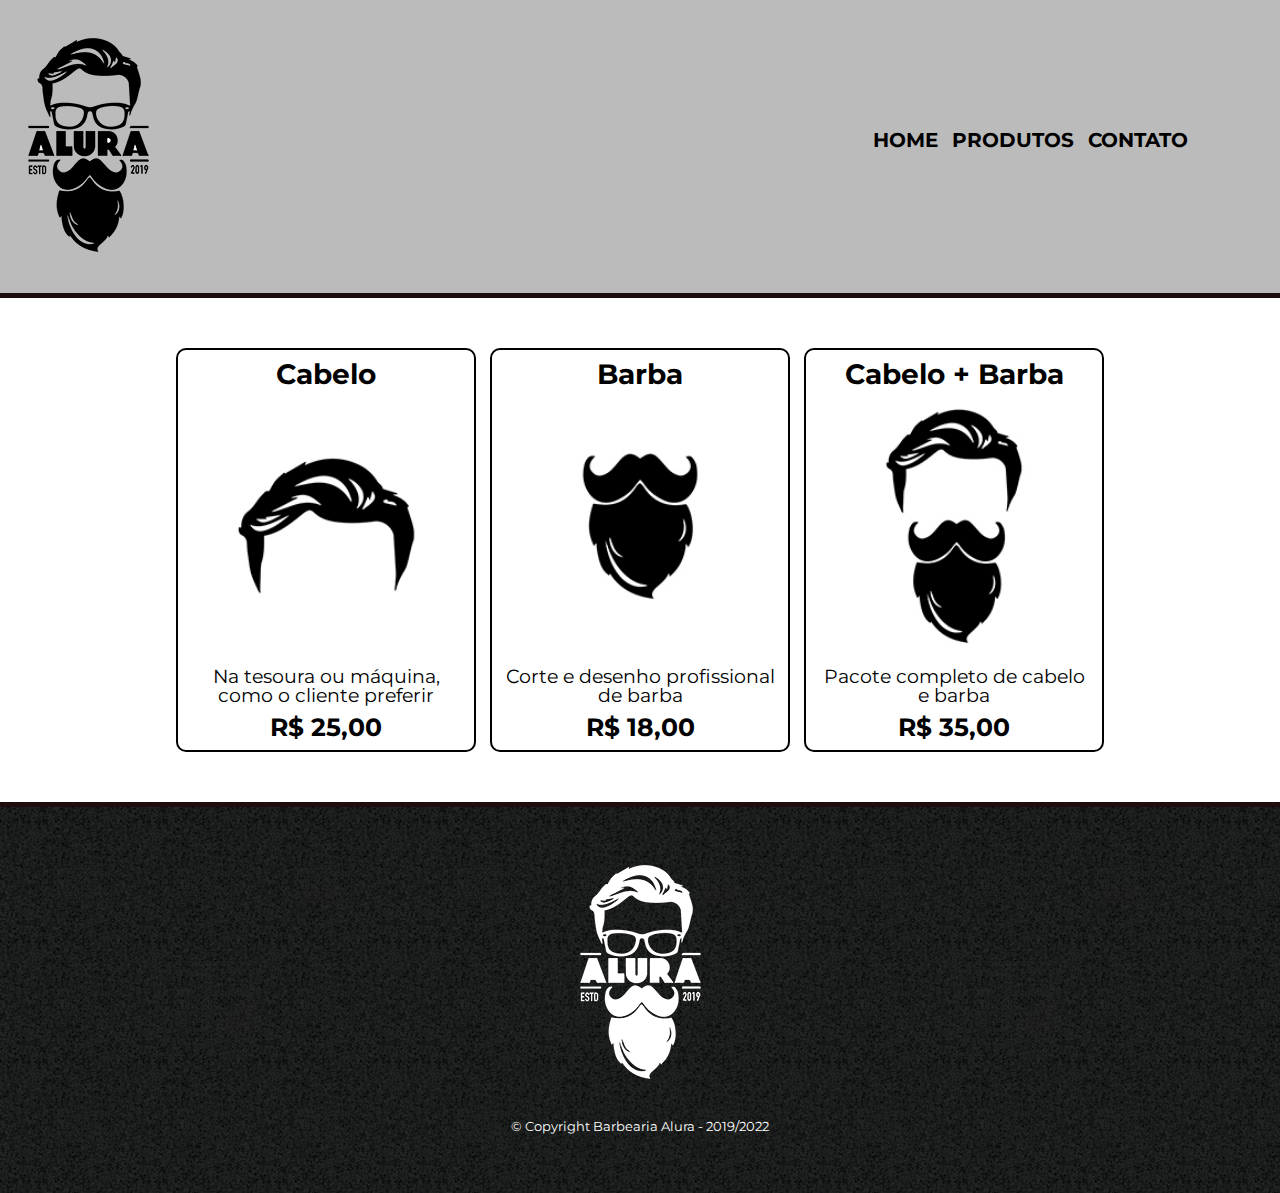
<file: barbearia-alura/produtos.html>
<!DOCTYPE html>
<html lang="pt-br">
<head>
    <meta charset="UTF-8">
    <meta http-equiv="X-UA-Compatible" content="IE=edge">
    <meta name="viewport" content="width=device-width, initial-scale=1.0">
    <title>Produtos - Barbearia Alura</title>
    <link rel="stylesheet" href="reset.css">
    <link rel="stylesheet" href="style.css">
    <link href="https://fonts.googleapis.com/css2?family=Montserrat&display=swap" rel="stylesheet">
</head>
<body>
    <header>
        <div class="caixa">
            <h1><img src="./imagens/logo.png" alt="logo-alura"></h1>
            <nav>
                <ul>
                    <li><a href="index.html">Home</a></li>
                    <li><a href="produtos.html">Produtos</a></li>
                    <li><a href="contato.html">Contato</a></li>
                </ul>
            </nav>
        </div>
    </header>

    <main>
        <section class="produtos">
            <ul>
                <li>
                    <h2>Cabelo</h2>
                    <img src="./imagens/cabelo.jpg" alt="" class="bora">
                    <p class="pro-descricao">Na tesoura ou máquina, como o cliente preferir</p>
                    <p class="produto-preco">R$ 25,00</p>
                </li>
                <li>
                    <h2>Barba</h2>
                    <img src="./imagens/barba.jpg" alt="" class="bora">
                    <p class="pro-descricao">Corte e desenho profissional de barba</p>
                    <p class="produto-preco">R$ 18,00</p>
                </li>
                <li>
                    <h2>Cabelo + Barba</h2>
                    <img src="./imagens/cabelo+barba.jpg" alt="" class="bora">
                    <p class="pro-descricao">Pacote completo de cabelo e barba</p>
                    <p class="produto-preco">R$ 35,00</p>
                </li>
            </ul>
        </section>
    </main>

    <footer>
        <img src="./imagens/logo-branco.png" alt="logo-branco">
        <p class="copyright">&copy; Copyright Barbearia Alura - 2019/2022</p>
    </footer>
</body>
</html>
</file>
<file: barbearia-alura/style.css>
@charset "UTF-8";

body {
    font-family: 'Montserrat', sans-serif;;
}

header {
    width: 100%;
    background-color: #bbbbbb;
    padding: 20px 0;
    border-bottom: 5px solid #1d0d0d;
}

.caixa {
    position: relative;
    max-width: 1200px;
}

nav {
    position: absolute;
    top: 110px;
    right: 0px;
    margin-right: 1%;
}

nav li {
    display: inline;
    margin-left: 10px;
}

nav a {
    text-transform: uppercase;
    color: black;
    font-weight: bold;
    font-size: 20px;
    text-decoration: none;
}

nav a:hover {
    color: #c78c19;
    text-decoration: underline;
}

.produtos {
    max-width: 1000px;
    margin: 0 auto;
    padding: 50px 0; 
    text-align: center;
}

.produtos li {
    display: inline-block;
    text-align: center;
    width: 30%;
    vertical-align: top;
    margin: 0 5px;
    padding: 10px 10px;
    box-sizing: border-box;
    border: 2px solid black;
    border-radius: 10px;
}

.produtos h2 {
    font-size: min(28px, 4.5vw);
    font-weight: bold;
    
}

.bora {
    width: 100%;
}

.pro-descricao {
    font-size: max(12.5px, 1.5vw);
}

.produto-preco {
    font-size: min(25px, 3.5vw);
    font-weight: bold;
    margin-top: 10px;
}

.produtos li:hover {
    border-color: #c78c19;
}

.produtos li:active {
    border-color: #088c19;
}

.produtos li:hover h2 {
    font-size: max(22px, 2.1vw);
}

footer {
    text-align: center;
    background: url("imagens/bg.jpg");
    padding: 40px 0;
    border-top: 5px solid #1d0d0d;
}

.copyright {
    color: #ffffff;
    font-size: 13px;
    margin: 20px 0;
}

form {
    margin: 40px 0;
    padding: 0px 30px;
}

form label, form legend {
    display: block;
    font-size: 20px;
    margin: 0 0 10px;
}

.input-padrao {
    display: block;
    margin: 0 0 20px;
    padding: 5px 30px;
    width: 50%;
}

.checkbox {
    margin: 20px 0px;
}

.enviar {
    width: 30%;
    padding: 10px 0px;
    background-color: #1d0d0d;
    color: white;
    font-weight: bold;
    font-size: 15px;
    border: none;
    border-radius: 3px;
    transition: 0.9s all;
    cursor: pointer;
}

.enviar:hover {
    background-color: #c78c19;
    transform: scale(1.1);
}

table {
    margin: 20px 40px;
}

thead {
    background-color: #555555;
    color: white;
    font-weight: bold;
}

td, th {
    border: 1px solid black;
    padding: 8px 15px;
}

/* css da página inicial */

.title-one {
    padding-left: 25px;
    font-weight: bold;
    font-size: 3em;
}

.banner {
    width: 100%;
    border-bottom: 5px solid #1d0d0d;
}

.title-aling {
    text-align: center;
    font-size: 2em;
    margin: 0 0 1em;
    clear: left;
}

.bkcor {
    background-color: #1d0d0d;
    color: #fefefe;
    padding: 5px;
    border-top-left-radius: 10px;
}

.bkcor3 {
    background-color: #1d0d0d;
    color: #fefefe;
    text-decoration: underline;
    width: 50%;
    padding: 5px;
    margin: 30px auto;
    border: 2px solid #fefefe;
}

.segundo {
    padding: 3em 0;
    background-color: #fefefe;
    max-width: 950px;
    margin: 0px auto;
}

.segundo p {
    margin: 0 0 1em;
}

.segundo strong {
    font-weight: bold;
}

.segundo em {
    font-style: italic;
}

.two-center {
    margin: 0px 20px;
}

.utensilios {
    width: 120px;
    float: left;
    margin: 0 20px 20px 0;
}

.mapa {
    padding: 3em 0;
    background: linear-gradient(#fefefe, #888888);
}

.map-content {
    max-width: 1200px;
    margin: 0 auto;
}

.mapa p {
    margin: 0 0 2em;
    text-align: center;
}

.bene {
    padding: 2em 0;
    background-color: #888888;
}

.content-bene {
    max-width: 1000px;
    margin: 0 auto;
}

.lista {
    width: 35%;
    display: inline-block;
    vertical-align: top;;
}

.itens {
    line-height: 1.5;
    padding-left: 30px;
}

.itens:first-child {
    font-weight: bold;
}

.itens::before {
    content: "🟇";
}

.beneficio {
    width: 48%;
    margin-left: 10px;
    transition: 400ms;
    box-shadow: 4px 4px 8px black;
}

.beneficio:hover {
    opacity: 70%;
}

.video {
    max-width: 560px;
    margin: 2em auto;
}

@media screen and (max-width: 480px) {
    .caixa, .segundo, .content-bene, .mapa, .video, .input-padrao {
        width: auto;
    }

    h1 {
        text-align: center;
    }

    nav {
        position: static;  
        text-align: center;
    }

    .lista, .enviar {
        width: 100%;
    }

    .beneficio {
        margin: 10px 35px;
    }
}
</file>
<file: primeiros-passos/style.css>
@charset "UTF-8";

body {
    font-size: 20px;
}

#banner {
    width: 100%;
    border: 3px solid black;
}

.title-prin {
    padding-left: 20px;
}

.segundo {
    background: #cccccc;
    border: 3px solid black;
    width: 100%;
}

.title-center {
    text-align: center;
}

p {
    text-align: center;
}

em strong {
    color: red;
}

.bene {
    background-color: grey;
    border: 3px solid black;
    width: 100%;
}

h3 {
    background-color: rgb(29, 13, 13);
    color: #ffffff;
    margin-top: -1px;
    margin-right: -1px;
    margin-bottom: 0px;
    margin-left: -1px;
    padding: 2%;
}

ul {
    display: inline-block;
    vertical-align: top;
    list-style-position: inside;
    text-align: left;
}

.itens {
    font-style: italic;  
}

#beneficio {
    width: 50%;
    padding: 10px;
}
</file>
<file: imgs-responsivas-alura/post-srcset-master/assets/css/index.css>
* {
    margin: 0;
    padding: 0;
    box-sizing: border-box;
}

img {
    width: 100%;
}

body {
    font-family: "Roboto", sans-serif;
    background-color: #e6e6e6;
}

.cabecalho {
    background-color: #ffffff;
    padding: 8px 0;
    border-bottom: 1px solid #d1d1d1;
}

.cabecalho__titulo {
    color: #131313;
    font-family: "Ephesis", cursive;
    font-weight: 400;
    margin: 0 8px 8px 8px;
}

.cabecalho__banner {
    display: block;
    overflow: hidden;
    height: 200px;
}

.cabecalho__banner img, .cabecalho__banner source {
    height: 100%;
    object-fit: cover;
}

@media screen and (min-width: 1024px) {
    .cabecalho__banner {
        height: 300px;
    }
}

.posts {
    padding: 16px;
    display: grid;
    justify-items: center;
    row-gap: 16px;
}

.post {
    padding: 8px 0;
    border-radius: 3px;
    background-color: #ffffff;
    box-shadow: 0 3px 5px 3px rgba(0, 0, 0, 0.09);
    max-width: 320px;
}

.perfil {
    margin: 0 8px 8px 8px;
}
</file>
<file: skate-alura/flex-e-grid-main/assets/css/estilos.css>
@font-face {
    font-family: 'icones';
    src: url(../font/icones.ttf);
}

body {
    background-color: #1D232A;
    font-family: 'Open Sans', 'icones', sans-serif;
    color: #ffffff;
}

@media screen and (min-width: 1440px) {
    body {
        display: grid;
        grid-template-columns: auto 1fr;
    }
}

.cabecalho {
    display: flex;
    justify-content: space-between;
    align-items: center;
    background-color: #15191C;
    padding: 8px 16px;
    box-shadow: 0px 4px 4px rgba(0, 0, 0, 0.16);
}

.cabecalho__menu i::before {
    content: "\e904";
    font-size: 24px;
}

.cabecalho__notificacao i::before {
    content: "\e906";
    font-size: 24px;
}

.cabecalho__logo {
    width: 40px;
}

.cabecalho__perfil {
    display: none;
}

@media screen and (min-width: 1440px) {
    .cabecalho {
        background-color: #1D232A;
        display: grid;
        column-gap: 32px;
        grid-template-columns: 1fr auto;
        padding: 16px 60px;
        height: 80px;
        box-sizing: border-box;
    }

    .cabecalho__menu {
        display: none;
    }

    .cabecalho__logo {
        display: none;
    }

    .cabecalho__perfil {
        display: grid;
        grid-template-columns: repeat(3, auto);
        column-gap: 8px;
        align-items: center;
        justify-self: flex-end;
        color: #95999c;
        padding: 8px 32px;
        border-right: 1px solid #95999c;
    }

    .cabecalho__perfil::before {
        content: "";
        display: block;
        width: 32px;
        height: 32px;
        background-image: url(../img/profile_2.png);
        background-size: contain;
        background-repeat: no-repeat;
        background-position: center;
    }

    .cabecalho__perfil::after {
        content: "\e90d";
        color: #ffffff;
        font-size: 1.5rem;
    }
}

.menu-lateral {
    display: flex;
    flex-direction: column;
    background-color: #15191C;
    width: 75vw;
    height: 100vh;

    position: absolute;
    left: -100vw;
    transition: .25s; 
}

.menu-lateral--ativo {
    left: 0;
    transition: .25s;
}

.menu-lateral__logo {
    width: 118px;
    align-self: center;
    padding: 16px;
}

.menu-lateral__link {
    height: 64px;
    color: #95999C;
    padding-left: 64px;
    display: flex;
    align-items: center;
}

.menu-lateral__link--ativo {
    color: #ffffff;
    padding-left: 56px;
    border-left: 8px solid #ffffff;
}

.menu-lateral__link::before {
    content: "";
    width: 24px;
    height: 24px;
    font-size: 24px;
    position: absolute;
    left: 24px;
}

.menu-lateral__link--inicio::before {
    content: "\e902";
}

.menu-lateral__link--videos::before {
    content: "\e90e";
}

.menu-lateral__link--picos::before {
    content: "\e909";
}

.menu-lateral__link--integrantes::before {
    content: "\e903";
}

.menu-lateral__link--camisas::before {
    content: "\e900";
}

.menu-lateral__link--pinturas::before {
    content: "\e90a";
}

@media screen and (min-width: 1440px) {
    .menu-lateral {
        position: static;
        width: 200px;
        grid-column: 1;
        grid-row: 1 / span 2;
    }
}

.principal {
    padding: 24px 16px;
    display: grid;
    gap: 16px;
}

.titulo-pagina {
    font-size: 1.5rem;
    font-weight: 700;
}

.titulo-secao {
    font-size: 1.2rem;
    font-weight: 700;
}

@media screen and (min-width: 1440px) {
    .principal {
        display: grid;
        grid-template-columns: auto 1fr auto;
        grid-template-areas:
            "titulo-pagina titulo-pagina titulo-pagina"
            "destaque-video destaque-video videos-recentes"
            "secao-videos secao-videos secao-videos"
            "produtos-recentes destaque-produtos destaque-produtos"
            "secao-produtos secao-produtos secao-produtos"
        ;
        column-gap: 32px;
        padding: 16px 60px;
        grid-column: 2;
    }

    .titulo-secao {
        grid-column: span 4;
    }
}

.cartao {
    width: 100%;
    border-radius: 15px;
    overflow: hidden;
    background-color: #2c343a;
}

.cartao__imagem--desktop {
    display: none;
}

.cartao--destaque {
    margin-bottom: 16px;
}

.cartao__conteudo {
    padding: 16px;
    display: grid;
    grid-template-columns: auto 1fr;
    gap: 8px;
}

.cartao__destaque {
    grid-column: span 2;
}

.cartao__titulo {
    font-size: 1.2rem;
    font-weight: 700;
    grid-column: span 2;
}

.cartao__perfil {
    color: #95999C;
    font-size: 0.9rem;
    grid-column: span 2;
}

.cartao__info {
    display: flex;
    align-items: center;
    color: #95999C;
}

.cartao__info--tempo::before {
    content: "\e90c";
    margin-right: 8px;
}

.cartao__info--preco::before {
    content: "\e905";
    margin-right: 8px;
}

.cartao__info--visualizacao::before {
    content: "\e90f";
    margin-right: 8px;
}

.cartao__botao {
    display: flex;
    justify-content: center;
    align-items: center;
    background-color: #0480dc;
    width: 40px;
    height: 40px;
    border-radius: 10px;
    font-size: 0.9rem;
    justify-self: flex-end;
}

.cartao__botao--play::before {
    content: "\e90b";
    font-size: 24px;
}

.cartao__botao--loja::before {
    content: "\e901";
    font-size: 24px;
}

.cartao__botao--destaque {
    width: 100%;
    grid-column: span 2;
}

.cartao__botao--destaque::before {
    margin-right: 8px;
}

.cartao--recentes {
    display: none;
}

@media screen and (min-width: 1440px) {
    .cartao--destaque {
        margin-bottom: 0;
    }

    .cartao__imagem--mobile {
        display: none;
    }

    .cartao__imagem--desktop {
        display: block;
    }

    .cartao__botao--destaque {
        grid-column: auto;
        padding: 16px 8px;
    }

    .cartao--recentes {
        display: grid;
        grid-template-columns: auto auto;
        align-items: center;
        row-gap: 24px;
        width: 256px;
        padding: 16px;
        box-sizing: border-box;
        align-self: flex-start;
    }

    .cartao--recentes .cartao__titulo {
        grid-column: auto;
    }

    .cartao__link {
        font-size: 0.8rem;
        font-weight: 600;
        color: #0480dc;
        justify-self: flex-end;
    }

    .cartao__lista {
        display: grid;
        row-gap: 16px;
        grid-column: span 2;
    }

    .cartao__item {
        display: grid;
        grid-template-columns: auto 1fr;
        gap: 8px;
    }

    .cartao__item-thumbnail {
        width: 32px;
        grid-row: span 2;
    }

    .cartao__item-titulo {
        font-size: 0.9rem;
        line-height: 1.2rem;
        font-weight: 700;
    }

    .cartao__item-perfil {
        font-size: 0.8rem;
        color: #95999C;
    }
}

.secao {
    display: grid;
    gap: 16px;
}

@media screen and (min-width: 1440px) {
    .secao {
        grid-template-columns: repeat(4, 1fr);
    }

    .destaque-video {
        grid-area: destaque-video;
    }
    
    .videos-recentes {
        grid-area: videos-recentes;
    }
    
    .secao-videos {
        grid-area: secao-videos;
    }
    
    .destaque-produtos {
        grid-area: destaque-produtos;
    }
    
    .produtos-recentes {
        grid-area: produtos-recentes;
    }
    
    .secao-produtos {
        grid-area: secao-produtos;
    }
}
</file>
<file: skate-alura/exercicios/ex01-grid/grid.css>
* {
    margin: 0;
    padding: 0;
    box-sizing: border-box;
}

.corpo {
    background-color: #444444;
    padding: 16px;
    width: 100vw;
    height: 100vh;
    display: grid;
    grid-template-columns: 1fr 1fr 1fr 1fr;
    grid-template-rows: 1fr 1fr 1fr 1fr;
    gap: 16px;
}

.cabecalho {
    background-color: #cc2a2a;
    border-radius: 10px;
    min-width: 50px;
    min-height: 50px;
    grid-column: 1 / span 4;
    grid-row: 4;
}

.lateral {
    background-color: #45cc2a;
    border-radius: 10px;
    min-width: 50px;
    min-height: 50px;
    grid-column: 4;
    grid-row: span 3;
}

.meio {
    background-color: #2aa6cc;
    border-radius: 10px;
    min-width: 50px;
    min-height: 50px;
    grid-column: 2 / span 2;
    grid-row: 1 / span 3;
}

.direita-cima {
    background-color: #352acc;
    border-radius: 10px;
    min-width: 50px;
    min-height: 50px;
    grid-column: 1;
    grid-row: 3;
}

.direita-baixo {
    background-color: #cc2a96;
    border-radius: 10px;
    min-width: 50px;
    min-height: 50px;
    grid-column: 1;
    grid-row: 1 / span 2;
}
</file>
